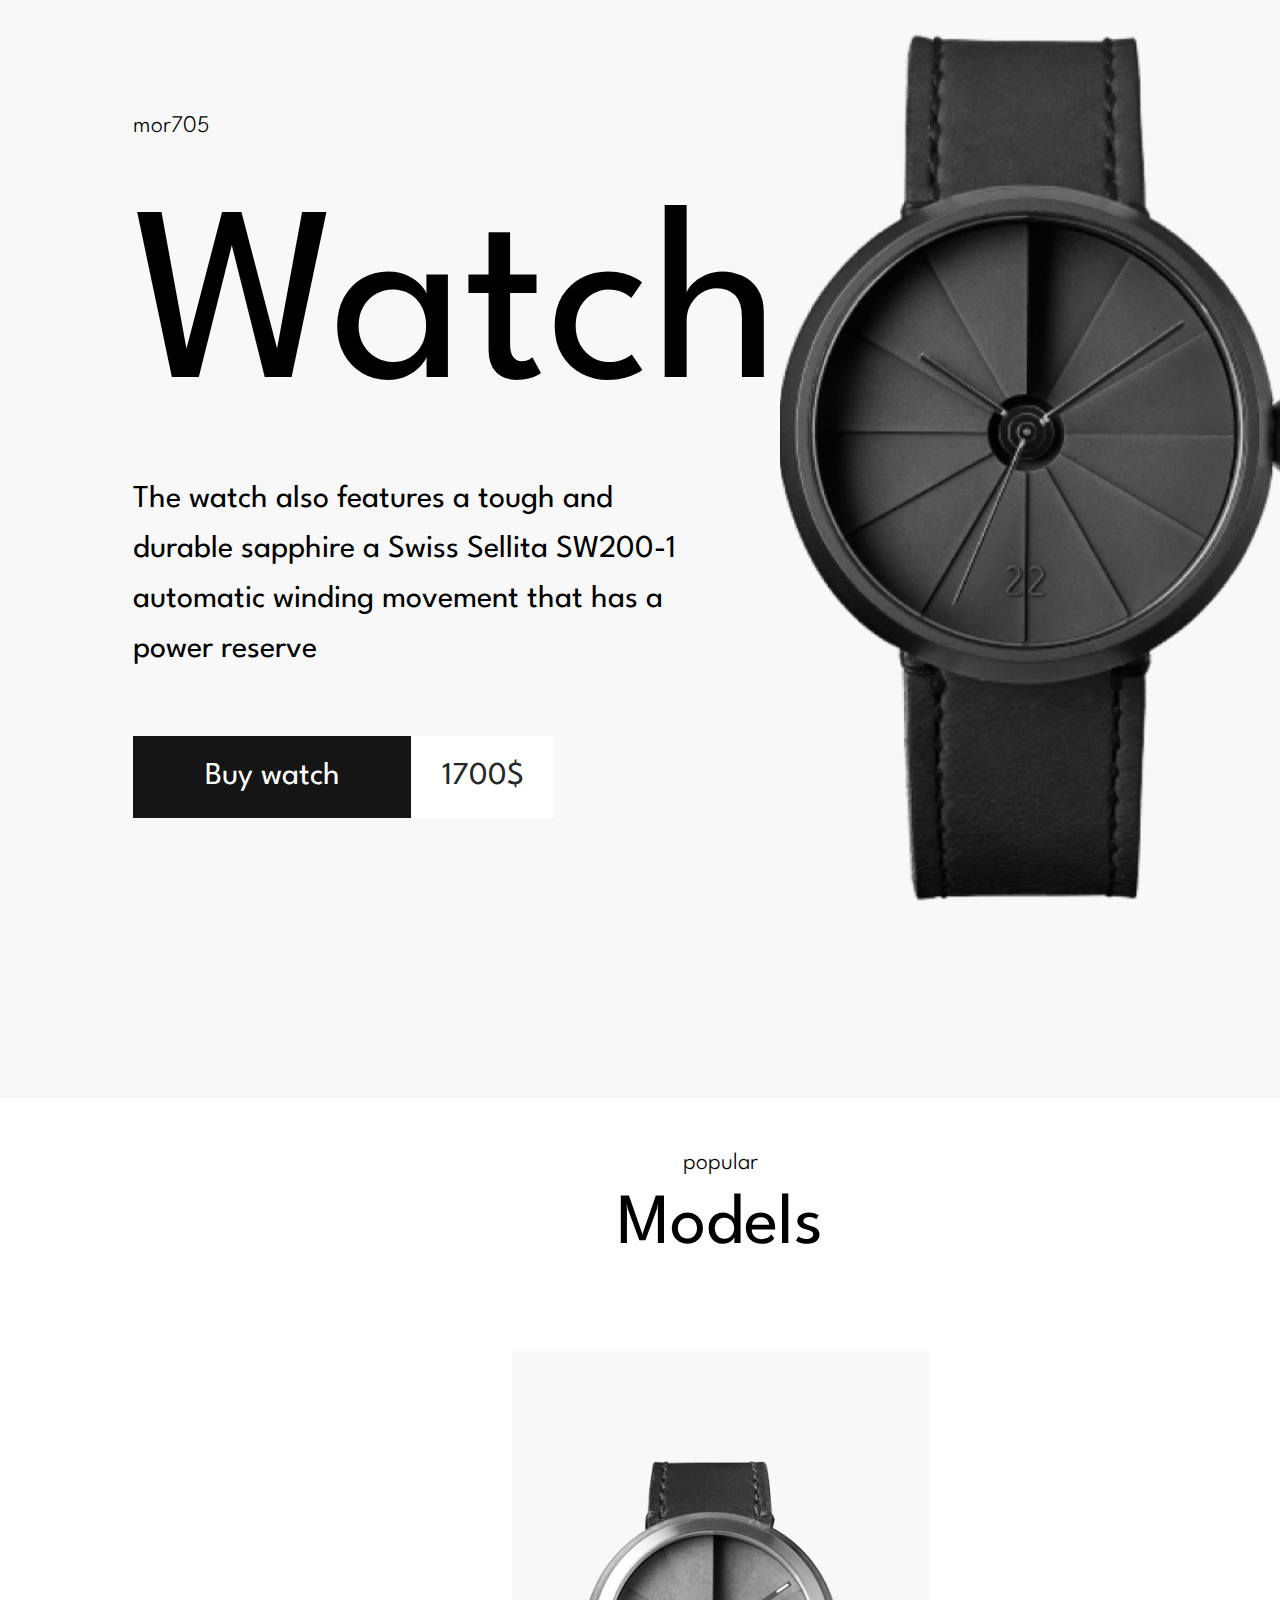
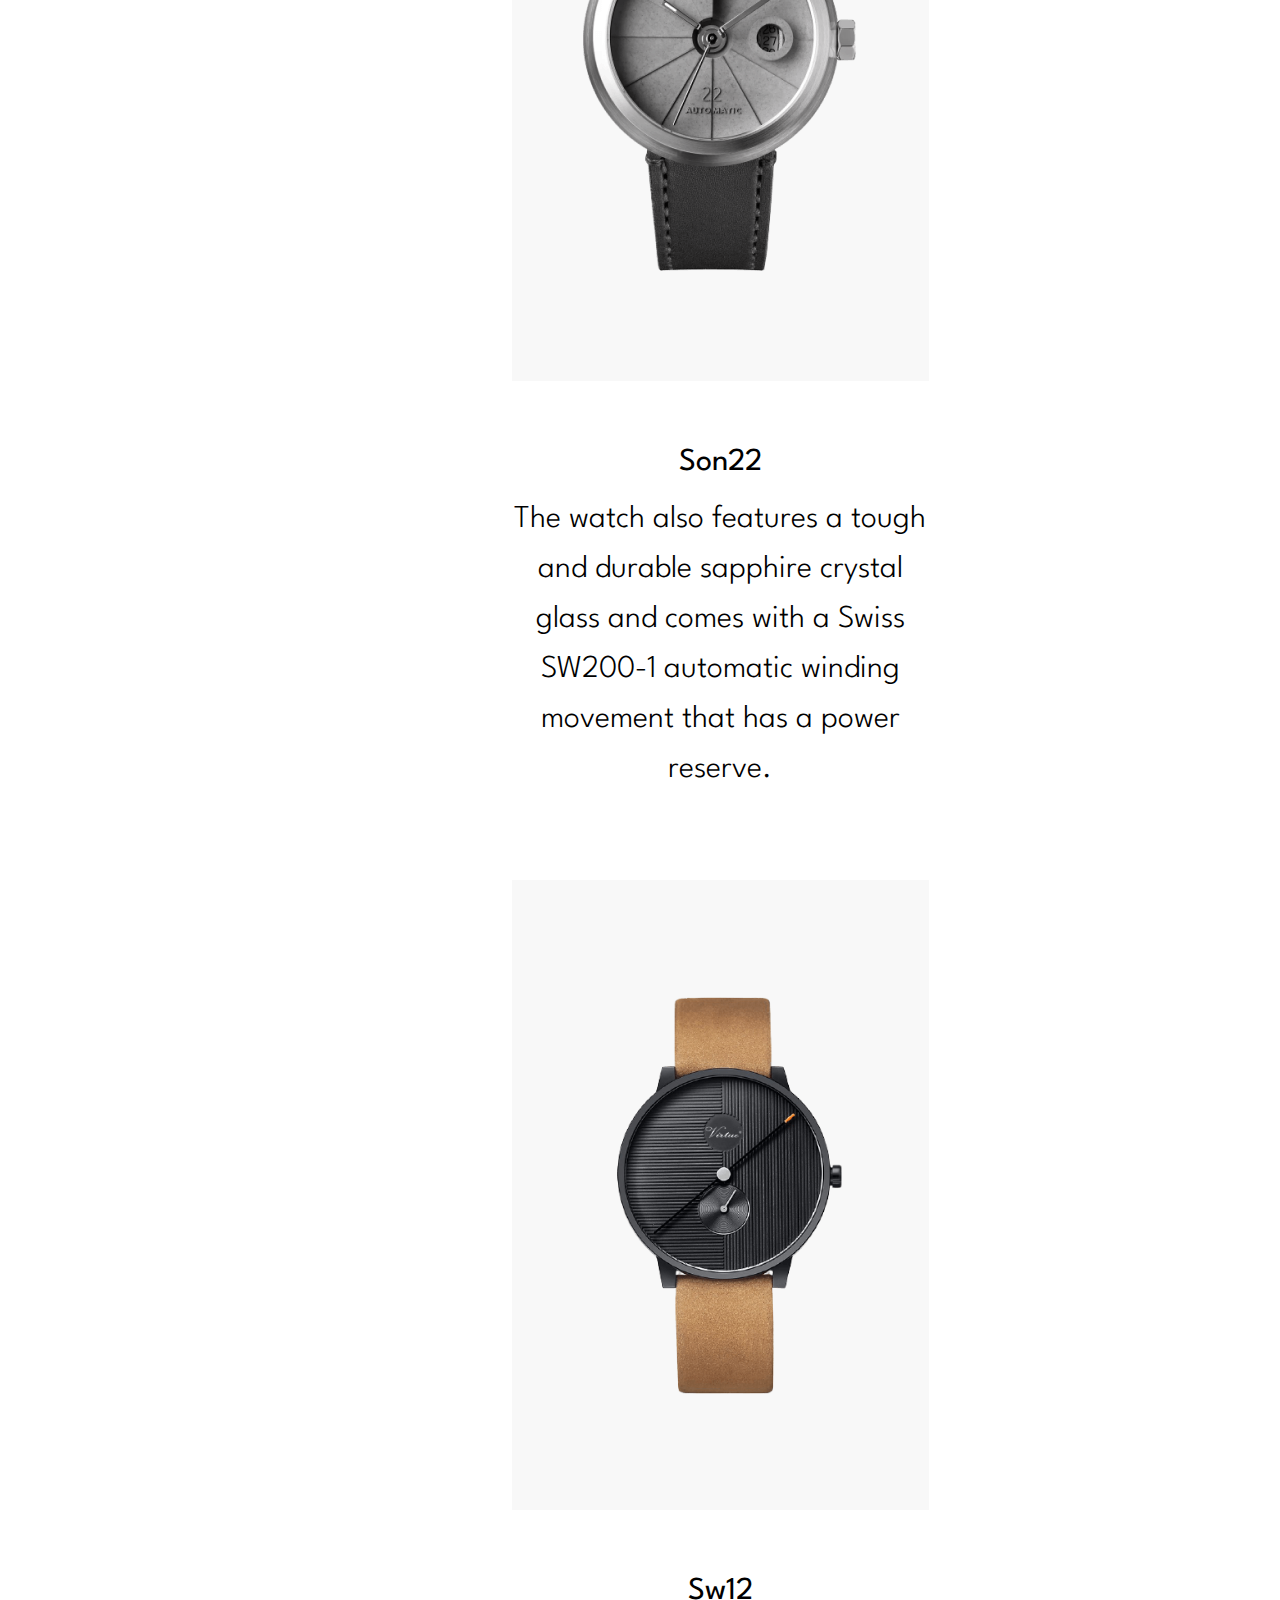
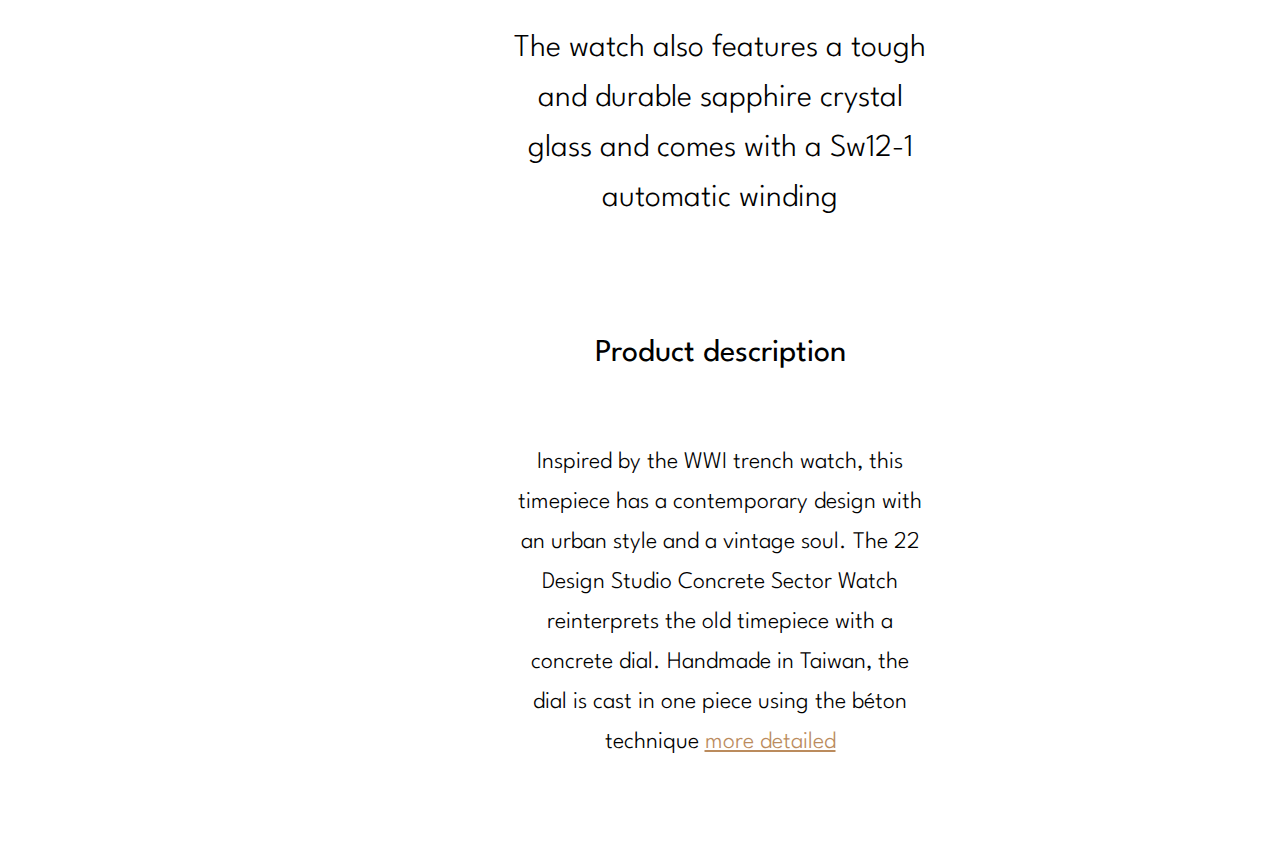
<file: Верстка сайта/WATCH Project/index.html>
<!DOCTYPE html>
<html lang="en">
  <head>
    <meta charset="UTF-8" />
    <meta http-equiv="X-UA-Compatible" content="IE=edge" />
    <meta name="viewport" content="width=device-width, initial-scale=1.0" />
    <title>Watch</title>
    <link rel="preconnect" href="https://fonts.googleapis.com" />
    <link rel="preconnect" href="https://fonts.gstatic.com" crossorigin />
    <link
      href="https://fonts.googleapis.com/css2?family=League+Spartan:wght@300;400;700&family=Roboto&display=swap"
      rel="stylesheet"
    />
    <link rel="stylesheet" href="index.css" />
  </head>
  <body>
    <header class="header">
      <div class="header-container">
        <div>
          <h1 class="header-title">mor705</h1>
          <p class="header-subtitle">Watch</p>
          <p class="header-description">
            The watch also features a tough and durable sapphire a Swiss Sellita
            SW200-1 automatic winding movement that has a power reserve
          </p>
          <div class="buy-wrapper">
            <a href="/" class="buy-link">Buy watch</a>
            <div class="price">1700$</div>
          </div>
        </div>
        <div class="header-img-wrapper">
          <img
            class="header-img"
            srcset="images/mor705.png, images/mor705@2x.png 2x"
            src="images/mor705.png"
            alt="Model mor705"
          />
        </div>
      </div>
    </header>
    <main>
      <div class="main-container">
        <p class="popular-title">popular</p>
        <p class="models-title">Models</p>
        <div class="item-wrapper">
          <div class="item-img-wrapper">
            <img
              srcset="images/son22.png, images/son22@2x.png 2x"
              src="images/son22.png"
              alt="Model son22"
            />
          </div>
          <h2 class="item-title">Son22</h2>
          <p class="item-description">
            The watch also features a tough and durable sapphire crystal glass
            and comes with a Swiss SW200-1 automatic winding movement that has a
            power reserve.
          </p>
        </div>
        <div class="item-wrapper1">
          <div class="item-img-wrapper1">
            <img
              srcset="images/Sw12.png, images/Sw12@2x.png 2x"
              src="images/Sw12.png"
              alt="Model Sw12"
            />
          </div>
          <h2 class="item-title1">Sw12</h2>
          <p class="item-description1">
            The watch also features a tough and durable sapphire crystal glass
            and comes with a Sw12-1 automatic winding
          </p>
        </div>
        <div class="product-description-wrapper">
          <p class="product-description-title">Product description</p>
          <p class="product-description">
            Inspired by the WWI trench watch, this timepiece has a contemporary
            design with an urban style and a vintage soul. The 22 Design Studio
            Concrete Sector Watch reinterprets the old timepiece with a concrete
            dial. Handmade in Taiwan, the dial is cast in one piece using the
            béton technique
            <a class="product-description-link" href="/"> more detailed</a>
          </p>
        </div>
      </div>
    </main>
  </body>
</html>
</file>
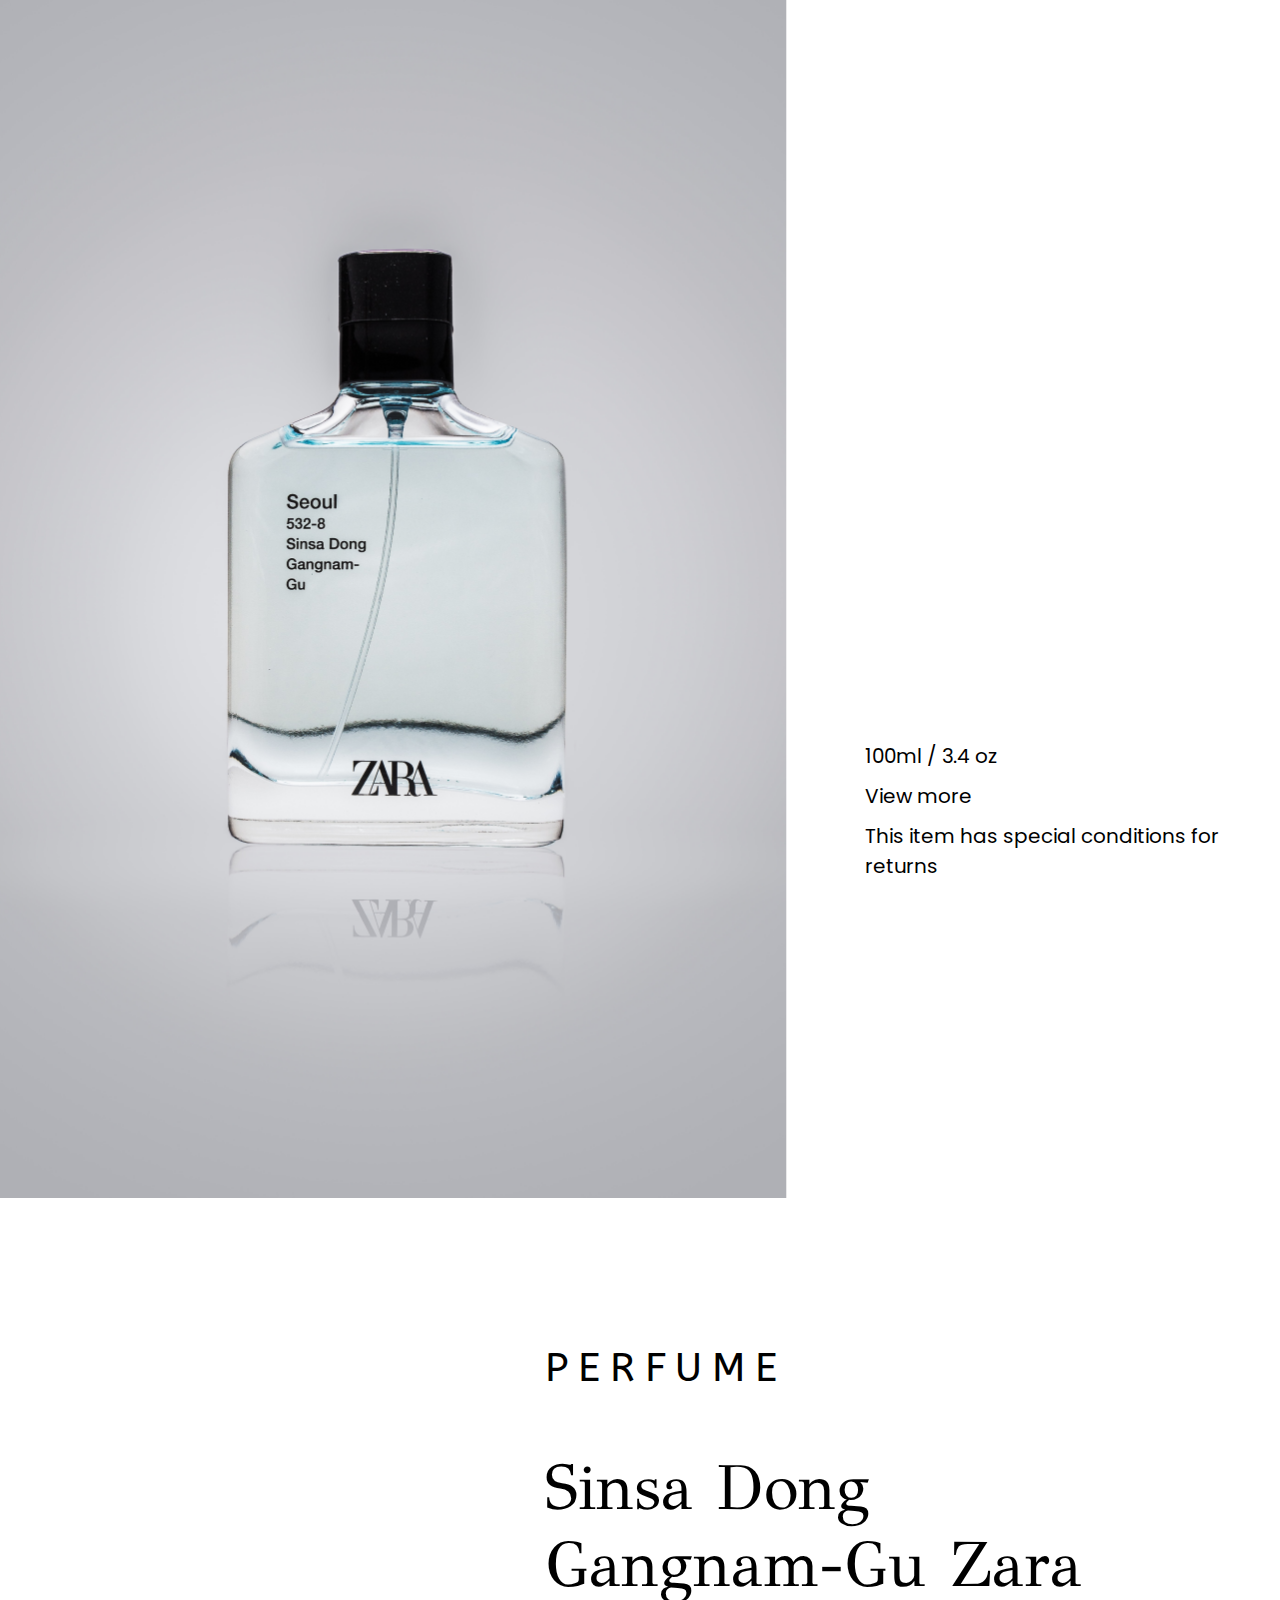
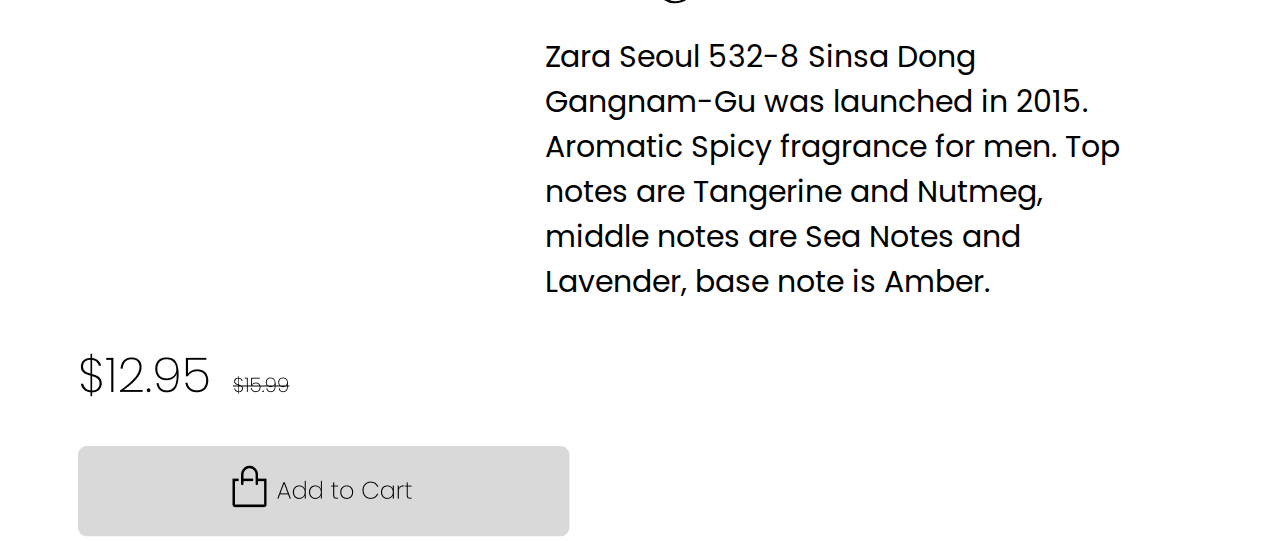
<file: Верстка сайта/CARDZARA/Zara.html>
<!DOCTYPE html>
<html lang="en">
  <head>
    <meta charset="UTF-8" />
    <meta http-equiv="X-UA-Compatible" content="IE=edge" />
    <meta name="viewport" content="width=device-width, initial-scale=1.0" />
    <title>Zara Parfume</title>
    <link rel="preconnect" href="https://fonts.googleapis.com" />
    <link rel="preconnect" href="https://fonts.gstatic.com" crossorigin />
    <link
      href="https://fonts.googleapis.com/css2?family=ABeeZee&display=swap"
      rel="stylesheet"
    />
    <link rel="preconnect" href="https://fonts.googleapis.com" />
    <link rel="preconnect" href="https://fonts.gstatic.com" crossorigin />
    <link
      href="https://fonts.googleapis.com/css2?family=GFS+Didot&display=swap"
      rel="stylesheet"
    />
    <link rel="preconnect" href="https://fonts.googleapis.com" />
    <link rel="preconnect" href="https://fonts.gstatic.com" crossorigin />
    <link
      href="https://fonts.googleapis.com/css2?family=Poppins:wght@300&display=swap"
      rel="stylesheet"
    />
    <link rel="stylesheet" href="Zara.css" />
  </head>
  <body>
    <div class="boss-div">
      <div class="Img-header">
        <img class="Img-wrapper" src="./Img/Zara.png" alt="Parfume" />
      </div>
      <header class="header-container">
        <h1>PERFUME</h1>
        <p class="header-p">Sinsa Dong Gangnam-Gu Zara</p>
        <p class="header-p1">
          Zara Seoul 532-8 Sinsa Dong Gangnam-Gu was launched in 2015. Aromatic
          Spicy fragrance for men. Top notes are Tangerine and Nutmeg, middle
          notes are Sea Notes and Lavender, base note is Amber.
        </p>
      </header>
      <main>
        <div class="main-wrapper">
          <p class="main-p">100ml / 3.4 oz</p>
          <p class="main-p1">View more</p>
          <p>This item has special conditions for returns</p>
        </div>
      </main>
      <footer>
        <div class="footer-wrapper">
          <div class="footer-price">
            <img src="./Img/Prices.png" alt="Prices" />
          </div>
          <div class="footer-add">
            <a href="#"><img src="./Img/Add to Cart.png" alt="Add" /></a>
          </div>
        </div>
      </footer>
    </div>
  </body>
</html>
</file>
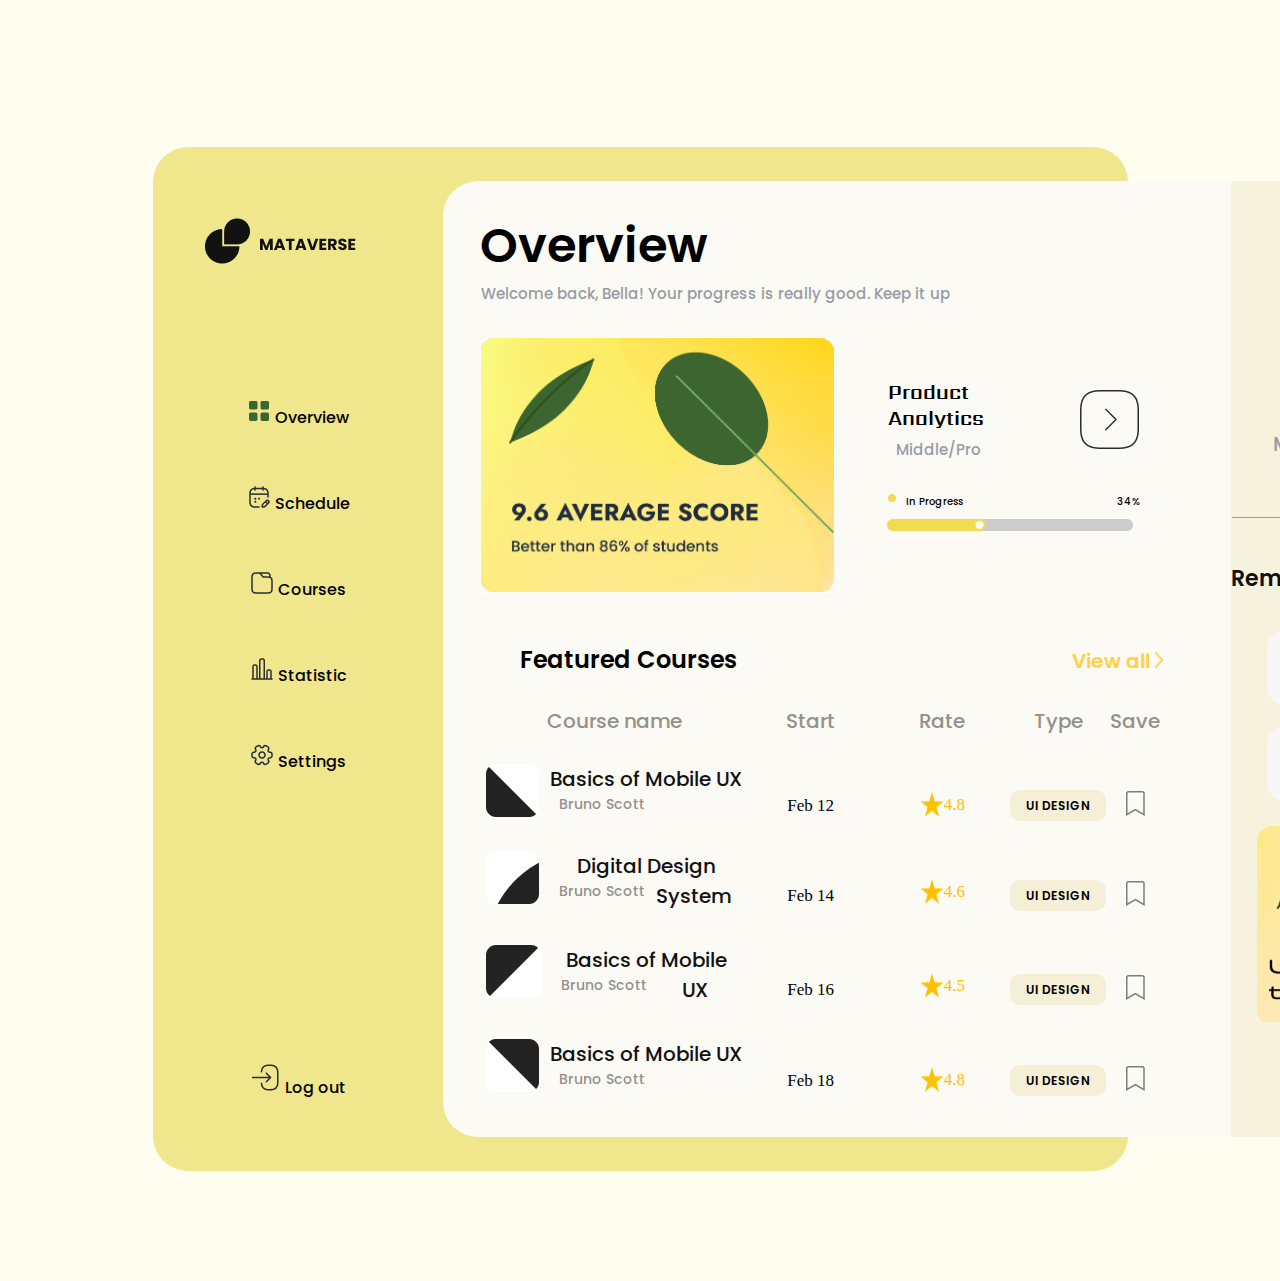
<file: Верстка сайта/DASHBOARD/dashBoard.html>
<!DOCTYPE html>
<html lang="en">
  <head>
    <meta charset="UTF-8" />
    <meta http-equiv="X-UA-Compatible" content="IE=edge" />
    <meta name="viewport" content="width=device-width, initial-scale=1.0" />
    <title>DashBoard</title>
    <link rel="stylesheet" href="dashBoard.css" />
    <link rel="preconnect" href="https://fonts.googleapis.com" />
    <link rel="preconnect" href="https://fonts.gstatic.com" crossorigin />
    <link
      href="https://fonts.googleapis.com/css2?family=GFS+Didot&family=Poppins:wght@500,600,700&display=swap"
      rel="stylesheet"
    />
    <link rel="preconnect" href="https://fonts.googleapis.com" />
    <link rel="preconnect" href="https://fonts.gstatic.com" crossorigin />
    <link
      href="https://fonts.googleapis.com/css2?family=Sarpanch:wght@600&display=swap"
      rel="stylesheet"
    />
    <link rel="preconnect" href="https://fonts.googleapis.com" />
    <link rel="preconnect" href="https://fonts.gstatic.com" crossorigin />
    <link
      href="https://fonts.googleapis.com/css2?family=Manrope:wght@700&display=swap"
      rel="stylesheet"
    />
  </head>
  <body>
    <div class="dashboard">
      <div class="dashboard_nav">
        <nav class="nav">
          <div class="nav__logo">
            <img class="img-logo" src="./Metaverse/Logo Matavers.png" alt="#" />
          </div>
          <div class="nav__icons">
            <ul class="nav__icons-list">
              <li><img src="./Metaverse/Overview.png" alt="#" /> Overview</li>
              <li><img src="./Metaverse/Schedule.png" alt="#" /> Schedule</li>
              <li><img src="./Metaverse/Courses.png" alt="#" /> Courses</li>
              <li><img src="./Metaverse/Statistic.png" alt="#" /> Statistic</li>
              <li><img src="./Metaverse/setting-2.png" alt="#" /> Settings</li>
              <li class="nav__icons-list-last-child">
                <img src="./Metaverse/Log out.png" alt="#" /> Log out
              </li>
            </ul>
          </div>
        </nav>
      </div>
      <div class="dashboard__body">
        <div class="dashboard__body-main">
          <h1>Overview</h1>
          <p>Welcome back, Bella! Your progress is really good. Keep it up</p>
          <div class="main-cart">
            <div class="div-img1">
              <img class="img1" src="Score.png" alt="#" />
            </div>
            <div class="cart-right">
              <img
                class="cart-img1"
                src="./Main-cart/Product Analytics.png"
                alt="#"
              />
              <h2>
                Product <br />
                Analytics
              </h2>
              <p class="cart-p1">Middle/Pro</p>
              <img
                class="cart-img2"
                src="./Main-cart/Point Yellow.png"
                alt="#"
              />
              <p id="cart-p2">In Progress <span>34%</span></p>
              <img
                class="cart-img3"
                src="./Main-cart/Progress bar.png"
                alt="#"
              />
            </div>
          </div>
          <div class="container">
            <h3>
              Featured Courses
              <div class="table-header">
                <span class="span">View all </span>
                <img src="./Elements-table/Vector.png" alt="#" />
              </div>
            </h3>
            <table>
              <thead>
                <tr>
                  <th scope="col">Course name</th>
                  <th scope="col">Start</th>
                  <th scope="col">Rate</th>
                  <th scope="col">Type</th>
                  <th scope="col">Save</th>
                </tr>
              </thead>
              <tbody>
                <tr>
                  <th scope="row">
                    <img src="./Elements-table/El-1.png" alt="#" />
                    <div class="first-column">
                      Basics of Mobile UX
                      <p class="Bruno-Scott">Bruno Scott</p>
                    </div>
                  </th>
                  <td>Feb 12</td>
                  <td class="rate-Star">
                    <img src="./Elements-table/Star.png" alt="star" />
                    <div>4.8</div>
                  </td>
                  <td>
                    <div class="UI-DESIGN">UI DESIGN</div>
                  </td>
                  <td>
                    <img src="./Elements-table/Save.png" alt="save" />
                  </td>
                </tr>

                <tr>
                  <th scope="row">
                    <img src="./Elements-table/El-2.png" alt="#" />
                    <div class="first-column">
                      Digital Design System
                      <p class="Bruno-Scott">Bruno Scott</p>
                    </div>
                  </th>
                  <td>Feb 14</td>
                  <td class="rate-Star">
                    <img src="./Elements-table/Star.png" alt="star" />
                    <div>4.6</div>
                  </td>
                  <td>
                    <div class="UI-DESIGN">UI DESIGN</div>
                  </td>
                  <td>
                    <img src="./Elements-table/Save.png" alt="save" />
                  </td>
                </tr>

                <tr>
                  <th scope="row">
                    <img src="./Elements-table/El-3.png" alt="#" />
                    <div class="first-column">
                      Basics of Mobile UX
                      <p class="Bruno-Scott">Bruno Scott</p>
                    </div>
                  </th>
                  <td>Feb 16</td>
                  <td class="rate-Star">
                    <img src="./Elements-table/Star.png" alt="star" />
                    <div>4.5</div>
                  </td>
                  <td>
                    <div class="UI-DESIGN">UI DESIGN</div>
                  </td>
                  <td>
                    <img src="./Elements-table/Save.png" alt="save" />
                  </td>
                </tr>

                <tr>
                  <th scope="row">
                    <img src="./Elements-table/El-4.png" alt="#" />
                    <div class="first-column">
                      Basics of Mobile UX
                      <p class="Bruno-Scott">Bruno Scott</p>
                    </div>
                  </th>
                  <td>Feb 18</td>
                  <td class="rate-Star">
                    <img src="./Elements-table/Star.png" alt="star" />
                    <div>4.8</div>
                  </td>
                  <td>
                    <div class="UI-DESIGN">UI DESIGN</div>
                  </td>
                  <td>
                    <img src="./Elements-table/Save.png" alt="save" />
                  </td>
                </tr>
              </tbody>
            </table>
          </div>
        </div>
        <div class="main-4-border">
          <div class="face">
            <img class="face-img" src="./Right-panel/Face.png" alt="#" />
          </div>
          <h4>Irfan Ahsan</h4>
          <p id="header-right">Middle UX/UI Designer</p>
          <div class="line">
            <img src="./Right-panel/Line 1.png" alt="line" />
          </div>
          <div class="reminders-img">
            <div class="header-right2">Reminders</div>
            <div class="header-right-img">
              <img src="./Right-panel/Bell.png" alt="Bell" />
            </div>
          </div>
          <div class="list-right-panel">
            <div class="workshop">
              <img
                class="sound-img"
                src="./Right-panel/Sound.png"
                alt="Sound"
              />
              <div class="workshop-div">
                <p id="right-panel-p1">Workshop</p>
                <p id="right-panel-buttom">8:00 AM - 12:00 PM</p>
              </div>
              <img
                class="point-3-img"
                src="./Right-panel/more-vertical 3.png"
                alt="point"
              />
            </div>
            <div class="homework">
              <img
                class="paint-img"
                src="./Right-panel/Paint.png"
                alt="Paint"
              />
              <div class="homework-div">
                <p id="right-panel-p2">Homework</p>
                <p id="right-panel-buttom2">8:00 AM - 12:00 PM</p>
              </div>
              <img
                class="point-3-img"
                src="./Right-panel/more-vertical 3.png"
                alt="point"
              />
            </div>
          </div>
          <div class="right-panel-last-img">
            <img
              class="right-panel-img"
              src="./Right-panel/Upgrade.img.png"
              alt="Upgrade"
            />
          </div>
        </div>
      </div>
    </div>
  </body>
</html>
</file>
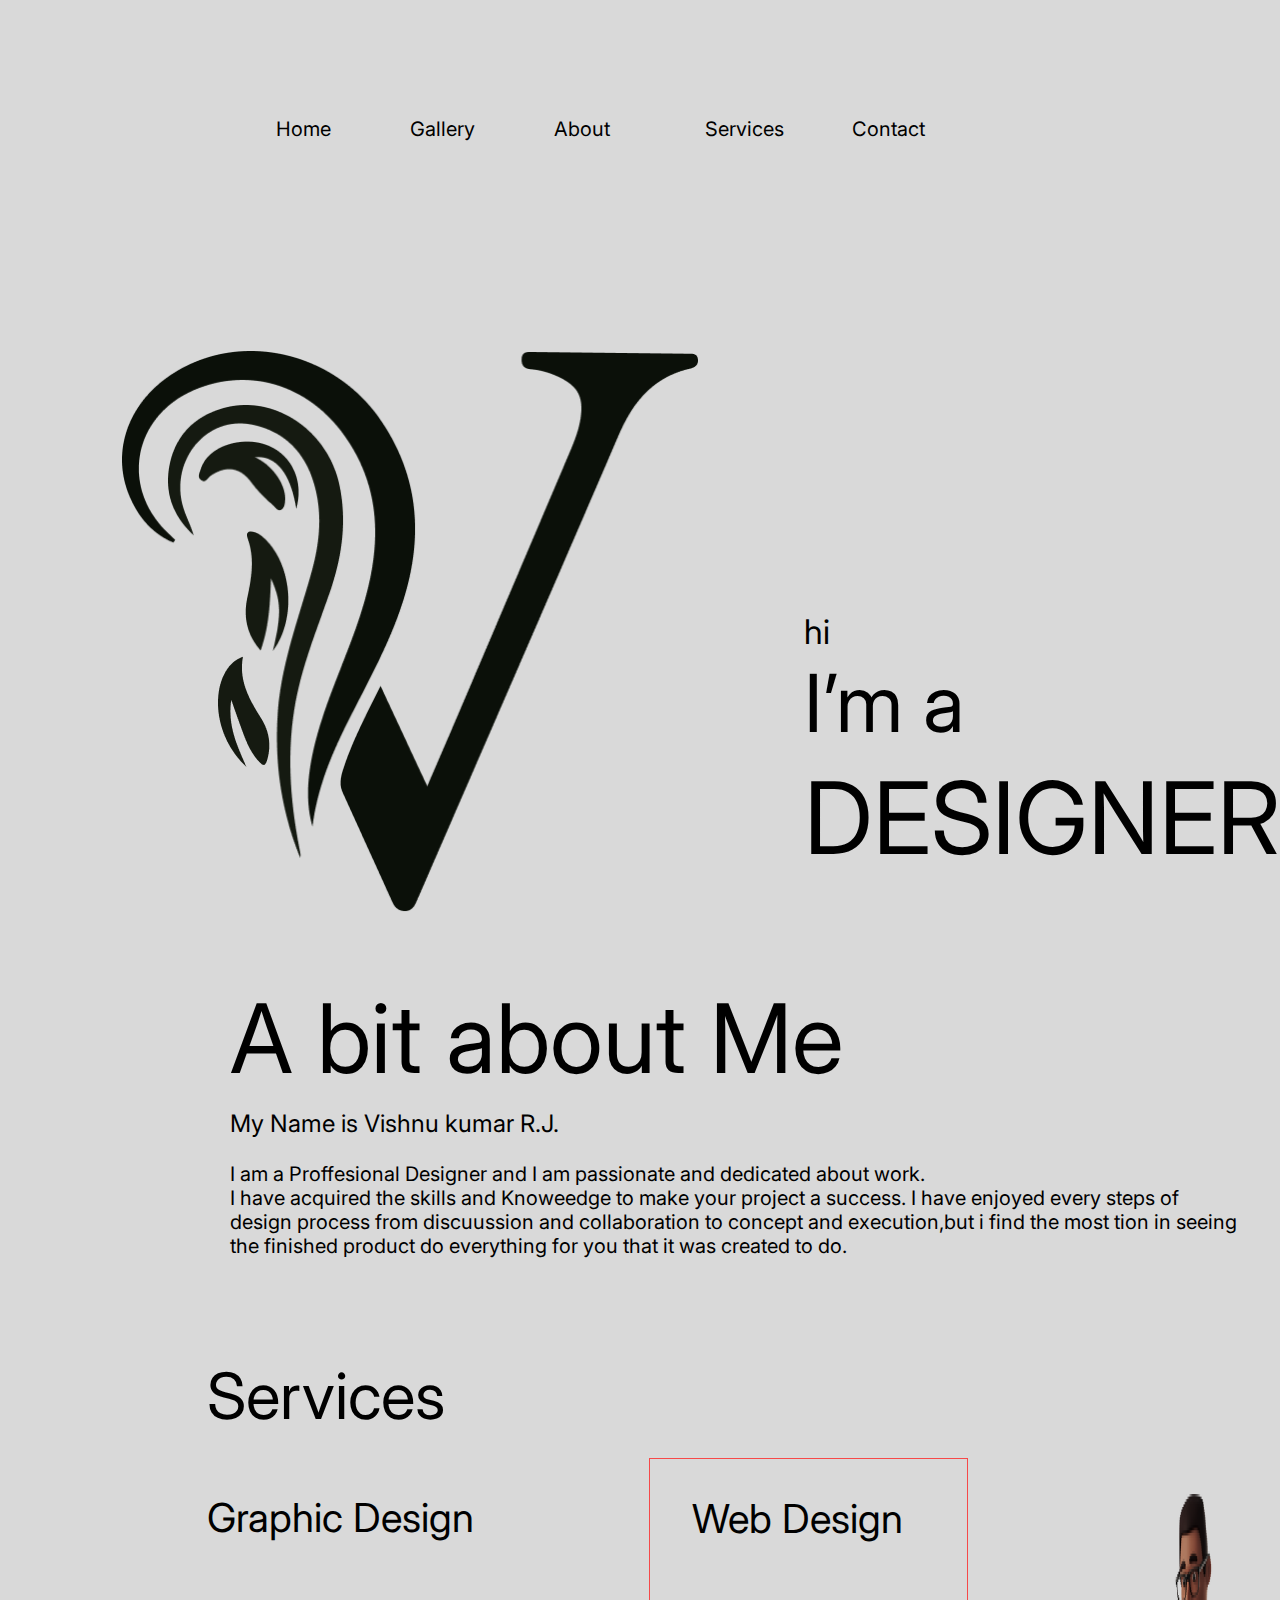
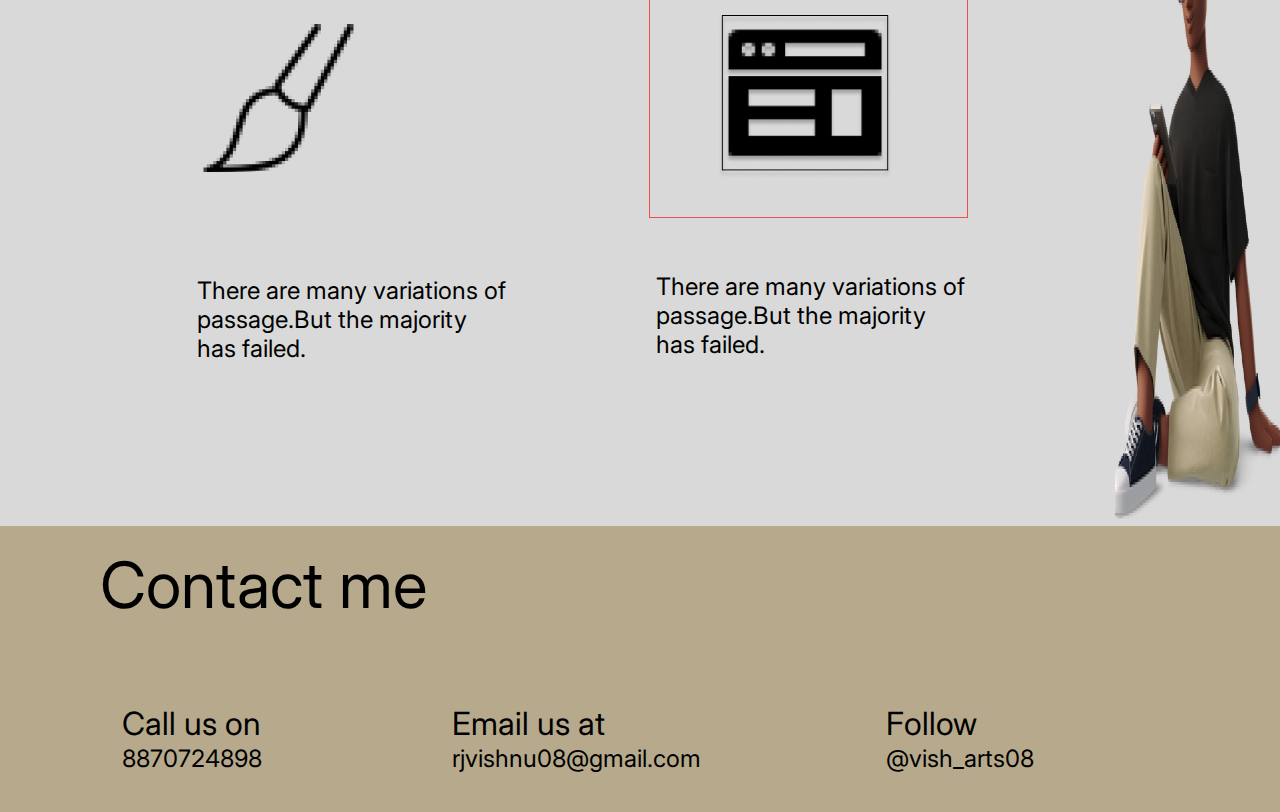
<file: Верстка сайта/Portfolio/Portfolio2.0.html>
<!DOCTYPE html>
<html lang="en">
  <head>
    <meta charset="UTF-8" />
    <meta http-equiv="X-UA-Compatible" content="IE=edge" />
    <meta name="viewport" content="width=device-width, initial-scale=1.0" />
    <title>Portfolio</title>
    <link rel="preconnect" href="https://fonts.googleapis.com" />
    <link rel="preconnect" href="https://fonts.gstatic.com" crossorigin />
    <link
      href="https://fonts.googleapis.com/css2?family=Inter&display=swap"
      rel="stylesheet"
    />
    <link rel="stylesheet" href="Portfolio2.0.css" />
  </head>
  <body>
    <div class="container">
      <header class="header">
        <div class="header-container">
          <ul class="header-ul">
            <li><a href="#">Home</a></li>
            <li><a href="#">Gallery</a></li>
            <li id="li3"><a href="#">About</a></li>
            <li id="li4"><a href="#">Services</a></li>
            <li><a href="#">Contact</a></li>
          </ul>
        </div>
        <div class="header-div">
          <div class="header-img">
            <div class="img-Vector">
              <img src="./Img/Vector.png" alt="Vector" />
            </div>
            <div class="img-Vector1">
              <img src="./Img/Vector1.png" alt="Vector1" />
            </div>
            <div class="img-Vector2">
              <img src="./Img/Vector2.png" alt="Vector2" />
            </div>
            <div class="img-Vector3">
              <img src="./Img/Vector3.png" alt="Vector3" />
            </div>
            <div class="img-Vector4">
              <img src="./Img/Vector4.png" alt="Vector4" />
            </div>
            <div class="img-Vector5">
              <img src="./Img/Vector5.png" alt="Vector5" />
            </div>
          </div>
          <div class="header-list">
            <ul class="header-ul1">
              <li class="li1">hi</li>
              <li class="li2">I’m a</li>
              <li class="li3">DESIGNER</li>
            </ul>
          </div>
        </div>
      </header>
      <main class="main">
        <h1>A bit about Me</h1>
        <p1>
          <h>My Name is Vishnu kumar R.J.</h><br />
          I am a Proffesional Designer and I am passionate and dedicated about
          work.<br />
          I have acquired the skills and Knoweedge to make your project a
          success. I have enjoyed every steps of design process from discuussion
          and collaboration to concept and execution,but i find the most tion in
          seeing the finished product do everything for you that it was created
          to do.
        </p1>
        <h2>Services</h2>

        <div class="main-div">
          <div class="Graphic-div">
            <p class="p2">Graphic Design</p>
            <img class="IconG" src="./Img/IconGraphic.png" alt="Brush" />
            <p class="p3">
              There are many variations of passage.But the majority has failed.
            </p>
          </div>

          <div class="Web-div">
            <div class="border-div">
              <p class="p4">Web Design</p>
              <img class="IconW" src="./Img/IconWeb.png" alt="Web" />
            </div>
            <p class="p5">
              There are many variations of passage.But the majority has failed.
            </p>
          </div>
          <div class="Man-div">
            <img class="Man" src="./Img/Man.png" alt="Man" />
          </div>
        </div>
      </main>
      <footer>
        <div class="main-footer">
          <div class="main-footer-contact-text">
            <h3>Contact me</h3>
          </div>
          <div class="main-footer-contacnt-content">
            <div>
              <p class="Foot">
                Call us on <br />
                <span>8870724898</span>
              </p>
            </div>
            <div>
              <p class="Foot">
                Email us at <br />
                <span>rjvishnu08@gmail.com</span>
              </p>
            </div>
            <div>
              <p class="Foot">
                Follow <br />
                <span>@vish_arts08</span>
              </p>
            </div>
          </div>
        </div>
      </footer>
    </div>
  </body>
</html>
</file>
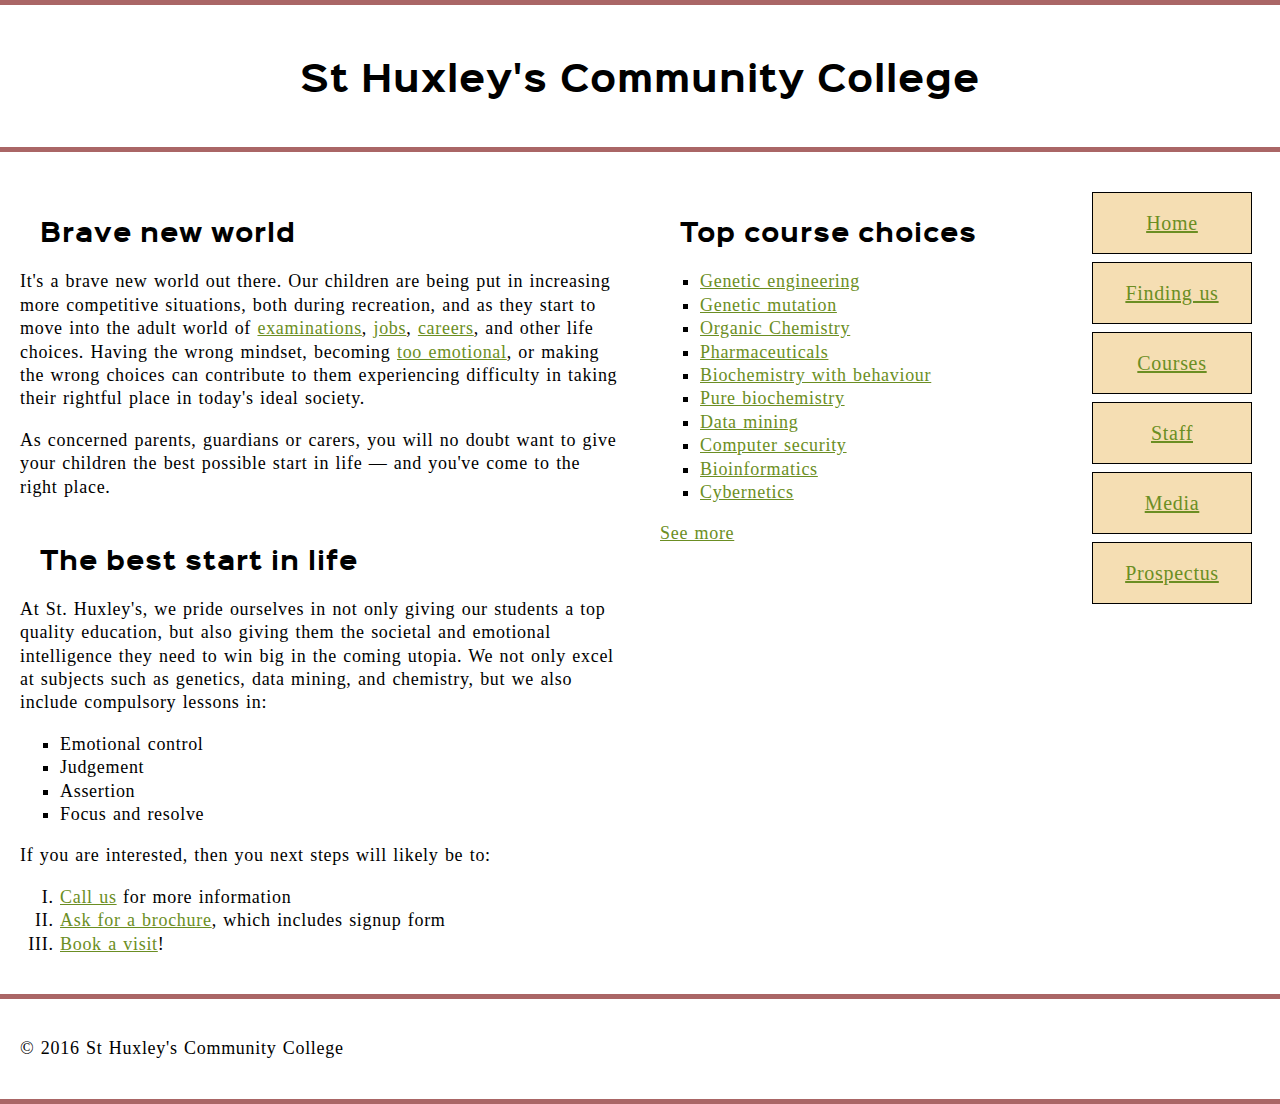
<file: Верстка сайта/School Site/School.html>
<!DOCTYPE html>
<html lang="en-us">
  <head>
    <meta charset="utf-8" />
    <meta name="viewport" content="width=device-width" />
    <title>St Huxley's Community College</title>
    <link href="School.css" type="text/css" rel="stylesheet" />
  </head>
  <body>
    <header>
      <h1>St Huxley's Community College</h1>
    </header>

    <section>
      <h2>Brave new world</h2>

      <p>
        It's a brave new world out there. Our children are being put in
        increasing more competitive situations, both during recreation, and as
        they start to move into the adult world of
        <a href="https://en.wikipedia.org/wiki/Examination">examinations</a>,
        <a href="https://en.wikipedia.org/wiki/Jobs">jobs</a>,
        <a href="https://en.wikipedia.org/wiki/Career">careers</a>, and other
        life choices. Having the wrong mindset, becoming
        <a href="https://en.wikipedia.org/wiki/Emotion">too emotional</a>, or
        making the wrong choices can contribute to them experiencing difficulty
        in taking their rightful place in today's ideal society.
      </p>

      <p>
        As concerned parents, guardians or carers, you will no doubt want to
        give your children the best possible start in life — and you've come to
        the right place.
      </p>

      <h2>The best start in life</h2>

      <p>
        At St. Huxley's, we pride ourselves in not only giving our students a
        top quality education, but also giving them the societal and emotional
        intelligence they need to win big in the coming utopia. We not only
        excel at subjects such as genetics, data mining, and chemistry, but we
        also include compulsory lessons in:
      </p>

      <ul>
        <li>Emotional control</li>
        <li>Judgement</li>
        <li>Assertion</li>
        <li>Focus and resolve</li>
      </ul>

      <p>If you are interested, then you next steps will likely be to:</p>

      <ol>
        <li><a href="#">Call us</a> for more information</li>
        <li><a href="#">Ask for a brochure</a>, which includes signup form</li>
        <li><a href="#">Book a visit</a>!</li>
      </ol>
    </section>

    <aside>
      <h2>Top course choices</h2>

      <ul>
        <li><a href="#">Genetic engineering</a></li>
        <li><a href="#">Genetic mutation</a></li>
        <li><a href="#">Organic Chemistry</a></li>
        <li><a href="#">Pharmaceuticals</a></li>
        <li><a href="#">Biochemistry with behaviour</a></li>
        <li><a href="#">Pure biochemistry</a></li>
        <li><a href="#">Data mining</a></li>
        <li><a href="#">Computer security</a></li>
        <li><a href="#">Bioinformatics</a></li>
        <li><a href="#">Cybernetics</a></li>
      </ul>

      <p><a href="#">See more</a></p>
    </aside>

    <nav>
      <ul class="b">
        <li><a href="#">Home</a></li>
        <li><a href="#">Finding us</a></li>
        <li><a href="#">Courses</a></li>
        <li><a href="#">Staff</a></li>
        <li><a href="#">Media</a></li>
        <li><a href="#">Prospectus</a></li>
      </ul>
    </nav>

    <footer>
      <p>&copy; 2016 St Huxley's Community College</p>
    </footer>
  </body>
</html>
</file>
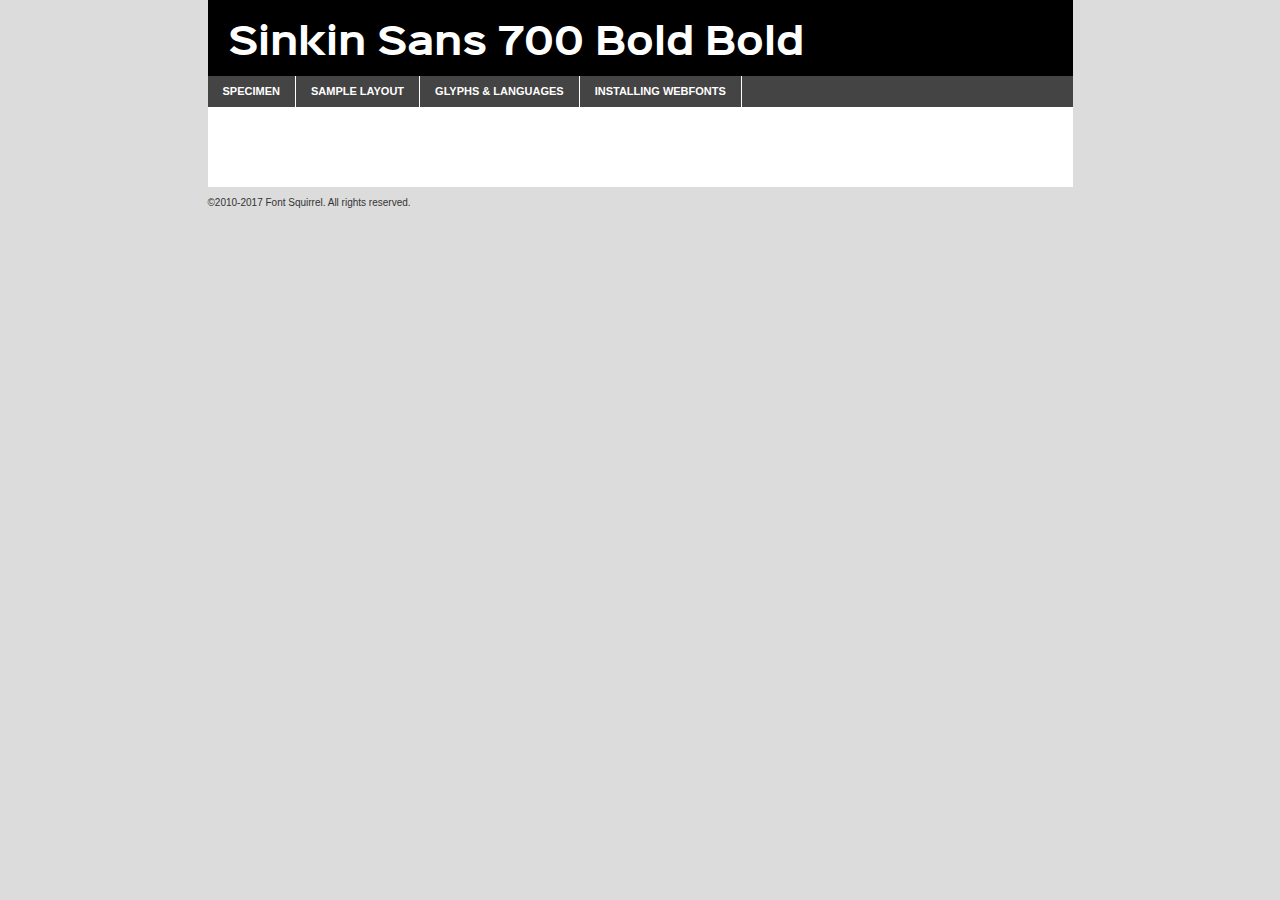
<file: Верстка сайта/School Site/fonts/sinkinsans-700bold-demo.html>
<!DOCTYPE html PUBLIC "-//W3C//DTD XHTML 1.0 Transitional//EN"
        "http://www.w3.org/TR/xhtml1/DTD/xhtml1-transitional.dtd">

<html xmlns="http://www.w3.org/1999/xhtml" xml:lang="en" lang="en">
<head>
    <meta http-equiv="Content-Type" content="text/html; charset=utf-8"/>
    <script src="http://ajax.googleapis.com/ajax/libs/jquery/1.7.2/jquery.min.js" type="text/javascript" charset="utf-8"></script>
    <script type="text/javascript">
		(function($) {
			$.fn.easyTabs = function(option) {
				var param = jQuery.extend({ fadeSpeed: 'fast', defaultContent: 1, activeClass: 'active' }, option);
				$(this).each(function() {
					var thisId = '#' + this.id;
					if ( param.defaultContent == '' )
					{
						param.defaultContent = 1;
					}
					if ( typeof param.defaultContent == 'number' )
					{
						var defaultTab = $(thisId + ' .tabs li:eq(' + (param.defaultContent - 1) + ') a').attr('href').substr(1);
					}
					else
					{
						var defaultTab = param.defaultContent;
					}
					$(thisId + ' .tabs li a').each(function() {
						var tabToHide = $(this).attr('href').substr(1);
						$('#' + tabToHide).addClass('easytabs-tab-content');
					});
					hideAll();
					changeContent(defaultTab);

					function hideAll() {$(thisId + ' .easytabs-tab-content').hide();}

					function changeContent(tabId)
					{
						hideAll();
						$(thisId + ' .tabs li').removeClass(param.activeClass);
						$(thisId + ' .tabs li a[href=#' + tabId + ']').closest('li').addClass(param.activeClass);
						if ( param.fadeSpeed != 'none' )
						{
							$(thisId + ' #' + tabId).fadeIn(param.fadeSpeed);
						}
						else
						{
							$(thisId + ' #' + tabId).show();
						}
					}

					$(thisId + ' .tabs li').click(function() {
						var tabId = $(this).find('a').attr('href').substr(1);
						changeContent(tabId);
						return false;
					});
				});
			}
		})(jQuery);
    </script>
    <link rel="stylesheet" href="specimen_files/specimen_stylesheet.css" type="text/css" charset="utf-8"/>
    <link rel="stylesheet" href="stylesheet.css" type="text/css" charset="utf-8"/>

    <style type="text/css">
        		body {
			font-family: 'sinkin_sans700_bold';
        		}

            </style>

    <title>Sinkin Sans 700 Bold Bold Specimen</title>


    <script type="text/javascript" charset="utf-8">
		$(document).ready(function() {
			$('#container').easyTabs({ defaultContent: 1 });
		});
    </script>
</head>

<body>
<div id="container">
    <div id="header">
		Sinkin Sans 700 Bold Bold    </div>
    <ul class="tabs">
        <li><a href="#specimen">Specimen</a></li>
        <li><a href="#layout">Sample Layout</a></li>
		        <li><a href="#glyphs">Glyphs &amp; Languages</a></li>
        <li><a href="#installing">Installing Webfonts</a></li>

    </ul>

    <div id="main_content">


        <div id="specimen">

            <div class="section">
                <div class="grid12 firstcol">
                    <div class="huge">AaBb</div>
                </div>
            </div>

            <div class="section">
                <div class="glyph_range">A&#x200B;B&#x200b;C&#x200b;D&#x200b;E&#x200b;F&#x200b;G&#x200b;H&#x200b;I&#x200b;J&#x200b;K&#x200b;L&#x200b;M&#x200b;N&#x200b;O&#x200b;P&#x200b;Q&#x200b;R&#x200b;S&#x200b;T&#x200b;U&#x200b;V&#x200b;W&#x200b;X&#x200b;Y&#x200b;Z&#x200b;a&#x200b;b&#x200b;c&#x200b;d&#x200b;e&#x200b;f&#x200b;g&#x200b;h&#x200b;i&#x200b;j&#x200b;k&#x200b;l&#x200b;m&#x200b;n&#x200b;o&#x200b;p&#x200b;q&#x200b;r&#x200b;s&#x200b;t&#x200b;u&#x200b;v&#x200b;w&#x200b;x&#x200b;y&#x200b;z&#x200b;1&#x200b;2&#x200b;3&#x200b;4&#x200b;5&#x200b;6&#x200b;7&#x200b;8&#x200b;9&#x200b;0&#x200b;&amp;&#x200b;.&#x200b;,&#x200b;?&#x200b;!&#x200b;&#64;&#x200b;(&#x200b;)&#x200b;#&#x200b;$&#x200b;%&#x200b;*&#x200b;+&#x200b;-&#x200b;=&#x200b;:&#x200b;;</div>
            </div>
            <div class="section">
                <div class="grid12 firstcol">
                    <table class="sample_table">
                        <tr>
                            <td>10</td>
                            <td class="size10">abcdefghijklmnopqrstuvwxyzABCDEFGHIJKLMNOPQRSTUVWXYZ0123456789abcdefghijklmnopqrstuvwxyzABCDEFGHIJKLMNOPQRSTUVWXYZ0123456789abcdefghijklmnopqrstuvwxyzABCDEFGHIJKLMNOPQRSTUVWXYZ</td>
                        </tr>
                        <tr>
                            <td>11</td>
                            <td class="size11">abcdefghijklmnopqrstuvwxyzABCDEFGHIJKLMNOPQRSTUVWXYZ0123456789abcdefghijklmnopqrstuvwxyzABCDEFGHIJKLMNOPQRSTUVWXYZ0123456789abcdefghijklmnopqrstuvwxyzABCDEFGHIJKLMNOPQRSTUVWXYZ</td>
                        </tr>
                        <tr>
                            <td>12</td>
                            <td class="size12">abcdefghijklmnopqrstuvwxyzABCDEFGHIJKLMNOPQRSTUVWXYZ0123456789abcdefghijklmnopqrstuvwxyzABCDEFGHIJKLMNOPQRSTUVWXYZ0123456789abcdefghijklmnopqrstuvwxyzABCDEFGHIJKLMNOPQRSTUVWXYZ</td>
                        </tr>
                        <tr>
                            <td>13</td>
                            <td class="size13">abcdefghijklmnopqrstuvwxyzABCDEFGHIJKLMNOPQRSTUVWXYZ0123456789abcdefghijklmnopqrstuvwxyzABCDEFGHIJKLMNOPQRSTUVWXYZ0123456789abcdefghijklmnopqrstuvwxyzABCDEFGHIJKLMNOPQRSTUVWXYZ</td>
                        </tr>
                        <tr>
                            <td>14</td>
                            <td class="size14">abcdefghijklmnopqrstuvwxyzABCDEFGHIJKLMNOPQRSTUVWXYZ0123456789abcdefghijklmnopqrstuvwxyzABCDEFGHIJKLMNOPQRSTUVWXYZ0123456789abcdefghijklmnopqrstuvwxyzABCDEFGHIJKLMNOPQRSTUVWXYZ</td>
                        </tr>
                        <tr>
                            <td>16</td>
                            <td class="size16">abcdefghijklmnopqrstuvwxyzABCDEFGHIJKLMNOPQRSTUVWXYZ0123456789abcdefghijklmnopqrstuvwxyzABCDEFGHIJKLMNOPQRSTUVWXYZ</td>
                        </tr>
                        <tr>
                            <td>18</td>
                            <td class="size18">abcdefghijklmnopqrstuvwxyzABCDEFGHIJKLMNOPQRSTUVWXYZ0123456789abcdefghijklmnopqrstuvwxyzABCDEFGHIJKLMNOPQRSTUVWXYZ</td>
                        </tr>
                        <tr>
                            <td>20</td>
                            <td class="size20">abcdefghijklmnopqrstuvwxyzABCDEFGHIJKLMNOPQRSTUVWXYZ0123456789abcdefghijklmnopqrstuvwxyzABCDEFGHIJKLMNOPQRSTUVWXYZ</td>
                        </tr>
                        <tr>
                            <td>24</td>
                            <td class="size24">abcdefghijklmnopqrstuvwxyzABCDEFGHIJKLMNOPQRSTUVWXYZ0123456789abcdefghijklmnopqrstuvwxyzABCDEFGHIJKLMNOPQRSTUVWXYZ</td>
                        </tr>
                        <tr>
                            <td>30</td>
                            <td class="size30">abcdefghijklmnopqrstuvwxyzABCDEFGHIJKLMNOPQRSTUVWXYZ0123456789abcdefghijklmnopqrstuvwxyzABCDEFGHIJKLMNOPQRSTUVWXYZ</td>
                        </tr>
                        <tr>
                            <td>36</td>
                            <td class="size36">abcdefghijklmnopqrstuvwxyzABCDEFGHIJKLMNOPQRSTUVWXYZ0123456789abcdefghijklmnopqrstuvwxyzABCDEFGHIJKLMNOPQRSTUVWXYZ</td>
                        </tr>
                        <tr>
                            <td>48</td>
                            <td class="size48">abcdefghijklmnopqrstuvwxyzABCDEFGHIJKLMNOPQRSTUVWXYZ0123456789abcdefghijklmnopqrstuvwxyzABCDEFGHIJKLMNOPQRSTUVWXYZ</td>
                        </tr>
                        <tr>
                            <td>60</td>
                            <td class="size60">abcdefghijklmnopqrstuvwxyzABCDEFGHIJKLMNOPQRSTUVWXYZ0123456789abcdefghijklmnopqrstuvwxyzABCDEFGHIJKLMNOPQRSTUVWXYZ</td>
                        </tr>
                        <tr>
                            <td>72</td>
                            <td class="size72">abcdefghijklmnopqrstuvwxyzABCDEFGHIJKLMNOPQRSTUVWXYZ0123456789abcdefghijklmnopqrstuvwxyzABCDEFGHIJKLMNOPQRSTUVWXYZ</td>
                        </tr>
                        <tr>
                            <td>90</td>
                            <td class="size90">abcdefghijklmnopqrstuvwxyzABCDEFGHIJKLMNOPQRSTUVWXYZ0123456789abcdefghijklmnopqrstuvwxyzABCDEFGHIJKLMNOPQRSTUVWXYZ</td>
                        </tr>
                    </table>

                </div>

            </div>


            <div class="section" id="bodycomparison">


                <div id="xheight">
                    <div class="fontbody">&#x25FC;&#x25FC;&#x25FC;&#x25FC;&#x25FC;&#x25FC;&#x25FC;&#x25FC;&#x25FC;&#x25FC;&#x25FC;&#x25FC;&#x25FC;&#x25FC;&#x25FC;&#x25FC;&#x25FC;&#x25FC;&#x25FC;&#x25FC;&#x25FC;&#x25FC;&#x25FC;&#x25FC;&#x25FC;&#x25FC;&#x25FC;&#x25FC;&#x25FC;&#x25FC;&#x25FC;&#x25FC;&#x25FC;&#x25FC;&#x25FC;&#x25FC;&#x25FC;&#x25FC;&#x25FC;&#x25FC;&#x25FC;&#x25FC;&#x25FC;&#x25FC;&#x25FC;&#x25FC;&#x25FC;&#x25FC;&#x25FC;&#x25FC;&#x25FC;&#x25FC;&#x25FC;&#x25FC;&#x25FC;&#x25FC;&#x25FC;&#x25FC;&#x25FC;&#x25FC;&#x25FC;&#x25FC;&#x25FC;&#x25FC;&#x25FC;&#x25FC;&#x25FC;&#x25FC;&#x25FC;&#x25FC;&#x25FC;&#x25FC;&#x25FC;&#x25FC;&#x25FC;&#x25FC;&#x25FC;&#x25FC;&#x25FC;&#x25FC;&#x25FC;&#x25FC;&#x25FC;&#x25FC;&#x25FC;&#x25FC;&#x25FC;&#x25FC;&#x25FC;&#x25FC;&#x25FC;&#x25FC;&#x25FC;&#x25FC;&#x25FC;&#x25FC;&#x25FC;&#x25FC;&#x25FC;body</div>
                    <div class="arialbody">body</div>
                    <div class="verdanabody">body</div>
                    <div class="georgiabody">body</div>
                </div>
                <div class="fontbody" style="z-index:1">
                    body<span>Sinkin Sans 700 Bold Bold</span>
                </div>
                <div class="arialbody" style="z-index:1">
                    body<span>Arial</span>
                </div>
                <div class="verdanabody" style="z-index:1">
                    body<span>Verdana</span>
                </div>
                <div class="georgiabody" style="z-index:1">
                    body<span>Georgia</span>
                </div>


            </div>


            <div class="section psample psample_row1" id="">

                <div class="grid2 firstcol">
                    <p class="size10"><span>10.</span>Aenean lacinia bibendum nulla sed consectetur. Fusce dapibus, tellus ac cursus commodo, tortor mauris condimentum nibh, ut fermentum massa justo sit amet risus. Nullam id dolor id nibh ultricies vehicula ut id elit. Cum sociis natoque penatibus et magnis dis parturient montes, nascetur ridiculus mus. Nulla vitae elit libero, a pharetra augue.</p>

                </div>
                <div class="grid3">
                    <p class="size11"><span>11.</span>Aenean lacinia bibendum nulla sed consectetur. Fusce dapibus, tellus ac cursus commodo, tortor mauris condimentum nibh, ut fermentum massa justo sit amet risus. Nullam id dolor id nibh ultricies vehicula ut id elit. Cum sociis natoque penatibus et magnis dis parturient montes, nascetur ridiculus mus. Nulla vitae elit libero, a pharetra augue.</p>

                </div>
                <div class="grid3">
                    <p class="size12"><span>12.</span>Aenean lacinia bibendum nulla sed consectetur. Fusce dapibus, tellus ac cursus commodo, tortor mauris condimentum nibh, ut fermentum massa justo sit amet risus. Nullam id dolor id nibh ultricies vehicula ut id elit. Cum sociis natoque penatibus et magnis dis parturient montes, nascetur ridiculus mus. Nulla vitae elit libero, a pharetra augue.</p>

                </div>
                <div class="grid4">
                    <p class="size13"><span>13.</span>Aenean lacinia bibendum nulla sed consectetur. Fusce dapibus, tellus ac cursus commodo, tortor mauris condimentum nibh, ut fermentum massa justo sit amet risus. Nullam id dolor id nibh ultricies vehicula ut id elit. Cum sociis natoque penatibus et magnis dis parturient montes, nascetur ridiculus mus. Nulla vitae elit libero, a pharetra augue.</p>

                </div>
                <div class="white_blend"></div>

            </div>
            <div class="section psample psample_row2" id="">
                <div class="grid3 firstcol">
                    <p class="size14"><span>14.</span>Aenean lacinia bibendum nulla sed consectetur. Fusce dapibus, tellus ac cursus commodo, tortor mauris condimentum nibh, ut fermentum massa justo sit amet risus. Nullam id dolor id nibh ultricies vehicula ut id elit. Cum sociis natoque penatibus et magnis dis parturient montes, nascetur ridiculus mus. Nulla vitae elit libero, a pharetra augue.</p>

                </div>
                <div class="grid4">
                    <p class="size16"><span>16.</span>Aenean lacinia bibendum nulla sed consectetur. Fusce dapibus, tellus ac cursus commodo, tortor mauris condimentum nibh, ut fermentum massa justo sit amet risus. Nullam id dolor id nibh ultricies vehicula ut id elit. Cum sociis natoque penatibus et magnis dis parturient montes, nascetur ridiculus mus. Nulla vitae elit libero, a pharetra augue.</p>

                </div>
                <div class="grid5">
                    <p class="size18"><span>18.</span>Aenean lacinia bibendum nulla sed consectetur. Fusce dapibus, tellus ac cursus commodo, tortor mauris condimentum nibh, ut fermentum massa justo sit amet risus. Nullam id dolor id nibh ultricies vehicula ut id elit. Cum sociis natoque penatibus et magnis dis parturient montes, nascetur ridiculus mus. Nulla vitae elit libero, a pharetra augue.</p>

                </div>

                <div class="white_blend"></div>

            </div>

            <div class="section psample psample_row3" id="">
                <div class="grid5 firstcol">
                    <p class="size20"><span>20.</span>Aenean lacinia bibendum nulla sed consectetur. Fusce dapibus, tellus ac cursus commodo, tortor mauris condimentum nibh, ut fermentum massa justo sit amet risus. Nullam id dolor id nibh ultricies vehicula ut id elit. Cum sociis natoque penatibus et magnis dis parturient montes, nascetur ridiculus mus. Nulla vitae elit libero, a pharetra augue.</p>
                </div>
                <div class="grid7">
                    <p class="size24"><span>24.</span>Aenean lacinia bibendum nulla sed consectetur. Fusce dapibus, tellus ac cursus commodo, tortor mauris condimentum nibh, ut fermentum massa justo sit amet risus. Nullam id dolor id nibh ultricies vehicula ut id elit. Cum sociis natoque penatibus et magnis dis parturient montes, nascetur ridiculus mus. Nulla vitae elit libero, a pharetra augue.</p>
                </div>

                <div class="white_blend"></div>

            </div>

            <div class="section psample psample_row4" id="">
                <div class="grid12 firstcol">
                    <p class="size30"><span>30.</span>Aenean lacinia bibendum nulla sed consectetur. Fusce dapibus, tellus ac cursus commodo, tortor mauris condimentum nibh, ut fermentum massa justo sit amet risus. Nullam id dolor id nibh ultricies vehicula ut id elit. Cum sociis natoque penatibus et magnis dis parturient montes, nascetur ridiculus mus. Nulla vitae elit libero, a pharetra augue.</p>
                </div>
                <div class="white_blend"></div>

            </div>


            <div class="section psample psample_row1 fullreverse">
                <div class="grid2 firstcol">
                    <p class="size10"><span>10.</span>Aenean lacinia bibendum nulla sed consectetur. Fusce dapibus, tellus ac cursus commodo, tortor mauris condimentum nibh, ut fermentum massa justo sit amet risus. Nullam id dolor id nibh ultricies vehicula ut id elit. Cum sociis natoque penatibus et magnis dis parturient montes, nascetur ridiculus mus. Nulla vitae elit libero, a pharetra augue.</p>

                </div>
                <div class="grid3">
                    <p class="size11"><span>11.</span>Aenean lacinia bibendum nulla sed consectetur. Fusce dapibus, tellus ac cursus commodo, tortor mauris condimentum nibh, ut fermentum massa justo sit amet risus. Nullam id dolor id nibh ultricies vehicula ut id elit. Cum sociis natoque penatibus et magnis dis parturient montes, nascetur ridiculus mus. Nulla vitae elit libero, a pharetra augue.</p>

                </div>
                <div class="grid3">
                    <p class="size12"><span>12.</span>Aenean lacinia bibendum nulla sed consectetur. Fusce dapibus, tellus ac cursus commodo, tortor mauris condimentum nibh, ut fermentum massa justo sit amet risus. Nullam id dolor id nibh ultricies vehicula ut id elit. Cum sociis natoque penatibus et magnis dis parturient montes, nascetur ridiculus mus. Nulla vitae elit libero, a pharetra augue.</p>

                </div>
                <div class="grid4">
                    <p class="size13"><span>13.</span>Aenean lacinia bibendum nulla sed consectetur. Fusce dapibus, tellus ac cursus commodo, tortor mauris condimentum nibh, ut fermentum massa justo sit amet risus. Nullam id dolor id nibh ultricies vehicula ut id elit. Cum sociis natoque penatibus et magnis dis parturient montes, nascetur ridiculus mus. Nulla vitae elit libero, a pharetra augue.</p>

                </div>
                <div class="black_blend"></div>

            </div>

            <div class="section psample psample_row2 fullreverse">
                <div class="grid3 firstcol">
                    <p class="size14"><span>14.</span>Aenean lacinia bibendum nulla sed consectetur. Fusce dapibus, tellus ac cursus commodo, tortor mauris condimentum nibh, ut fermentum massa justo sit amet risus. Nullam id dolor id nibh ultricies vehicula ut id elit. Cum sociis natoque penatibus et magnis dis parturient montes, nascetur ridiculus mus. Nulla vitae elit libero, a pharetra augue.</p>

                </div>
                <div class="grid4">
                    <p class="size16"><span>16.</span>Aenean lacinia bibendum nulla sed consectetur. Fusce dapibus, tellus ac cursus commodo, tortor mauris condimentum nibh, ut fermentum massa justo sit amet risus. Nullam id dolor id nibh ultricies vehicula ut id elit. Cum sociis natoque penatibus et magnis dis parturient montes, nascetur ridiculus mus. Nulla vitae elit libero, a pharetra augue.</p>

                </div>
                <div class="grid5">
                    <p class="size18"><span>18.</span>Aenean lacinia bibendum nulla sed consectetur. Fusce dapibus, tellus ac cursus commodo, tortor mauris condimentum nibh, ut fermentum massa justo sit amet risus. Nullam id dolor id nibh ultricies vehicula ut id elit. Cum sociis natoque penatibus et magnis dis parturient montes, nascetur ridiculus mus. Nulla vitae elit libero, a pharetra augue.</p>

                </div>
                <div class="black_blend"></div>

            </div>

            <div class="section psample fullreverse psample_row3" id="">
                <div class="grid5 firstcol">
                    <p class="size20"><span>20.</span>Aenean lacinia bibendum nulla sed consectetur. Fusce dapibus, tellus ac cursus commodo, tortor mauris condimentum nibh, ut fermentum massa justo sit amet risus. Nullam id dolor id nibh ultricies vehicula ut id elit. Cum sociis natoque penatibus et magnis dis parturient montes, nascetur ridiculus mus. Nulla vitae elit libero, a pharetra augue.</p>
                </div>
                <div class="grid7">
                    <p class="size24"><span>24.</span>Aenean lacinia bibendum nulla sed consectetur. Fusce dapibus, tellus ac cursus commodo, tortor mauris condimentum nibh, ut fermentum massa justo sit amet risus. Nullam id dolor id nibh ultricies vehicula ut id elit. Cum sociis natoque penatibus et magnis dis parturient montes, nascetur ridiculus mus. Nulla vitae elit libero, a pharetra augue.</p>
                </div>

                <div class="black_blend"></div>

            </div>

            <div class="section psample fullreverse psample_row4" id="" style="border-bottom: 20px #000 solid;">
                <div class="grid12 firstcol">
                    <p class="size30"><span>30.</span>Aenean lacinia bibendum nulla sed consectetur. Fusce dapibus, tellus ac cursus commodo, tortor mauris condimentum nibh, ut fermentum massa justo sit amet risus. Nullam id dolor id nibh ultricies vehicula ut id elit. Cum sociis natoque penatibus et magnis dis parturient montes, nascetur ridiculus mus. Nulla vitae elit libero, a pharetra augue.</p>
                </div>
                <div class="black_blend"></div>

            </div>


        </div>

        <div id="layout">

            <div class="section">

                <div class="grid12 firstcol">
                    <h1>Lorem Ipsum Dolor</h1>
                    <h2>Etiam porta sem malesuada magna mollis euismod</h2>

                    <p class="byline">By <a href="#link">Aenean Lacinia</a></p>
                </div>
            </div>
            <div class="section">
                <div class="grid8 firstcol">
                    <p class="large">Donec sed odio dui. Morbi leo risus, porta ac consectetur ac, vestibulum at eros. Fusce dapibus, tellus ac cursus commodo, tortor mauris condimentum nibh, ut fermentum massa justo sit amet risus. </p>


                    <h3>Pellentesque ornare sem</h3>

                    <p>Maecenas sed diam eget risus varius blandit sit amet non magna. Maecenas faucibus mollis interdum. Donec ullamcorper nulla non metus auctor fringilla. Nullam id dolor id nibh ultricies vehicula ut id elit. Nullam id dolor id nibh ultricies vehicula ut id elit. </p>

                    <p>Aenean eu leo quam. Pellentesque ornare sem lacinia quam venenatis vestibulum. Lorem ipsum dolor sit amet, consectetur adipiscing elit. Cum sociis natoque penatibus et magnis dis parturient montes, nascetur ridiculus mus. </p>

                    <p>Nulla vitae elit libero, a pharetra augue. Praesent commodo cursus magna, vel scelerisque nisl consectetur et. Aenean lacinia bibendum nulla sed consectetur. </p>

                    <p>Nullam quis risus eget urna mollis ornare vel eu leo. Nullam quis risus eget urna mollis ornare vel eu leo. Maecenas sed diam eget risus varius blandit sit amet non magna. Donec ullamcorper nulla non metus auctor fringilla. </p>

                    <h3>Cras mattis consectetur</h3>

                    <p>Aenean eu leo quam. Pellentesque ornare sem lacinia quam venenatis vestibulum. Aenean lacinia bibendum nulla sed consectetur. Integer posuere erat a ante venenatis dapibus posuere velit aliquet. Cras mattis consectetur purus sit amet fermentum. </p>

                    <p>Nullam id dolor id nibh ultricies vehicula ut id elit. Nullam quis risus eget urna mollis ornare vel eu leo. Cras mattis consectetur purus sit amet fermentum.</p>
                </div>

                <div class="grid4 sidebar">

                    <div class="box reverse">
                        <p class="last">Nullam quis risus eget urna mollis ornare vel eu leo. Donec ullamcorper nulla non metus auctor fringilla. Cras mattis consectetur purus sit amet fermentum. Sed posuere consectetur est at lobortis. Lorem ipsum dolor sit amet, consectetur adipiscing elit. </p>
                    </div>

                    <p class="caption">Maecenas sed diam eget risus varius.</p>

                    <p>Vestibulum id ligula porta felis euismod semper. Integer posuere erat a ante venenatis dapibus posuere velit aliquet. Vestibulum id ligula porta felis euismod semper. Sed posuere consectetur est at lobortis. Maecenas sed diam eget risus varius blandit sit amet non magna. Fusce dapibus, tellus ac cursus commodo, tortor mauris condimentum nibh, ut fermentum massa justo sit amet risus. </p>


                    <p>Duis mollis, est non commodo luctus, nisi erat porttitor ligula, eget lacinia odio sem nec elit. Aenean lacinia bibendum nulla sed consectetur. Vivamus sagittis lacus vel augue laoreet rutrum faucibus dolor auctor. Aenean lacinia bibendum nulla sed consectetur. Nullam quis risus eget urna mollis ornare vel eu leo. </p>

                    <p>Praesent commodo cursus magna, vel scelerisque nisl consectetur et. Donec ullamcorper nulla non metus auctor fringilla. Maecenas faucibus mollis interdum. Fusce dapibus, tellus ac cursus commodo, tortor mauris condimentum nibh, ut fermentum massa justo sit amet risus. </p>

                </div>
            </div>

        </div>


		

        <div id="glyphs">
            <div class="section">
                <div class="grid12 firstcol">

                    <h1>Language Support</h1>
                    <p>The subset of Sinkin Sans 700 Bold Bold in this kit supports the following languages:<br/>

						Albanian, Basque, Breton, Chamorro, Danish, Dutch, English, Faroese, Finnish, French, Frisian, Galician, German, Icelandic, Italian, Malagasy, Norwegian, Portuguese, Spanish, Alsatian, Aragonese, Arapaho, Arrernte, Asturian, Aymara, Bislama, Cebuano, Corsican, Fijian, French_creole, Genoese, Gilbertese, Greenlandic, Haitian_creole, Hiligaynon, Hmong, Hopi, Ibanag, Iloko_ilokano, Indonesian, Interglossa_glosa, Interlingua, Irish_gaelic, Jerriais, Lojban, Lombard, Luxembourgeois, Manx, Mohawk, Norfolk_pitcairnese, Occitan, Oromo, Pangasinan, Papiamento, Piedmontese, Potawatomi, Rhaeto-romance, Romansh, Rotokas, Sami_lule, Samoan, Sardinian, Scots_gaelic, Seychelles_creole, Shona, Sicilian, Somali, Southern_ndebele, Swahili, Swati_swazi, Tagalog_filipino_pilipino, Tetum, Tok_pisin, Uyghur_latinized, Volapuk, Walloon, Warlpiri, Xhosa, Yapese, Zulu, Latinbasic, Ubasic, Demo                    </p>
                    <h1>Glyph Chart</h1>
                    <p>The subset of Sinkin Sans 700 Bold Bold in this kit includes all the glyphs listed below. Unicode entities are included above each glyph to help you insert individual characters into your layout.</p>
                    <div id="glyph_chart">

																				                                <div><p>&amp;#9;</p>&#9;</div>
																				                                <div><p>&amp;#10;</p>&#10;</div>
																				                                <div><p>&amp;#13;</p>&#13;</div>
																				                                <div><p>&amp;#16;</p>&#16;</div>
																				                                <div><p>&amp;#17;</p>&#17;</div>
																				                                <div><p>&amp;#18;</p>&#18;</div>
																				                                <div><p>&amp;#19;</p>&#19;</div>
																				                                <div><p>&amp;#20;</p>&#20;</div>
																				                                <div><p>&amp;#30;</p>&#30;</div>
																				                                <div><p>&amp;#31;</p>&#31;</div>
																				                                <div><p>&amp;#32;</p>&#32;</div>
																				                                <div><p>&amp;#33;</p>&#33;</div>
																				                                <div><p>&amp;#34;</p>&#34;</div>
																				                                <div><p>&amp;#35;</p>&#35;</div>
																				                                <div><p>&amp;#36;</p>&#36;</div>
																				                                <div><p>&amp;#37;</p>&#37;</div>
																				                                <div><p>&amp;#38;</p>&#38;</div>
																				                                <div><p>&amp;#39;</p>&#39;</div>
																				                                <div><p>&amp;#40;</p>&#40;</div>
																				                                <div><p>&amp;#41;</p>&#41;</div>
																				                                <div><p>&amp;#42;</p>&#42;</div>
																				                                <div><p>&amp;#43;</p>&#43;</div>
																				                                <div><p>&amp;#44;</p>&#44;</div>
																				                                <div><p>&amp;#45;</p>&#45;</div>
																				                                <div><p>&amp;#46;</p>&#46;</div>
																				                                <div><p>&amp;#47;</p>&#47;</div>
																				                                <div><p>&amp;#48;</p>&#48;</div>
																				                                <div><p>&amp;#49;</p>&#49;</div>
																				                                <div><p>&amp;#50;</p>&#50;</div>
																				                                <div><p>&amp;#51;</p>&#51;</div>
																				                                <div><p>&amp;#52;</p>&#52;</div>
																				                                <div><p>&amp;#53;</p>&#53;</div>
																				                                <div><p>&amp;#54;</p>&#54;</div>
																				                                <div><p>&amp;#55;</p>&#55;</div>
																				                                <div><p>&amp;#56;</p>&#56;</div>
																				                                <div><p>&amp;#57;</p>&#57;</div>
																				                                <div><p>&amp;#58;</p>&#58;</div>
																				                                <div><p>&amp;#59;</p>&#59;</div>
																				                                <div><p>&amp;#60;</p>&#60;</div>
																				                                <div><p>&amp;#61;</p>&#61;</div>
																				                                <div><p>&amp;#62;</p>&#62;</div>
																				                                <div><p>&amp;#63;</p>&#63;</div>
																				                                <div><p>&amp;#64;</p>&#64;</div>
																				                                <div><p>&amp;#65;</p>&#65;</div>
																				                                <div><p>&amp;#66;</p>&#66;</div>
																				                                <div><p>&amp;#67;</p>&#67;</div>
																				                                <div><p>&amp;#68;</p>&#68;</div>
																				                                <div><p>&amp;#69;</p>&#69;</div>
																				                                <div><p>&amp;#70;</p>&#70;</div>
																				                                <div><p>&amp;#71;</p>&#71;</div>
																				                                <div><p>&amp;#72;</p>&#72;</div>
																				                                <div><p>&amp;#73;</p>&#73;</div>
																				                                <div><p>&amp;#74;</p>&#74;</div>
																				                                <div><p>&amp;#75;</p>&#75;</div>
																				                                <div><p>&amp;#76;</p>&#76;</div>
																				                                <div><p>&amp;#77;</p>&#77;</div>
																				                                <div><p>&amp;#78;</p>&#78;</div>
																				                                <div><p>&amp;#79;</p>&#79;</div>
																				                                <div><p>&amp;#80;</p>&#80;</div>
																				                                <div><p>&amp;#81;</p>&#81;</div>
																				                                <div><p>&amp;#82;</p>&#82;</div>
																				                                <div><p>&amp;#83;</p>&#83;</div>
																				                                <div><p>&amp;#84;</p>&#84;</div>
																				                                <div><p>&amp;#85;</p>&#85;</div>
																				                                <div><p>&amp;#86;</p>&#86;</div>
																				                                <div><p>&amp;#87;</p>&#87;</div>
																				                                <div><p>&amp;#88;</p>&#88;</div>
																				                                <div><p>&amp;#89;</p>&#89;</div>
																				                                <div><p>&amp;#90;</p>&#90;</div>
																				                                <div><p>&amp;#91;</p>&#91;</div>
																				                                <div><p>&amp;#92;</p>&#92;</div>
																				                                <div><p>&amp;#93;</p>&#93;</div>
																				                                <div><p>&amp;#94;</p>&#94;</div>
																				                                <div><p>&amp;#95;</p>&#95;</div>
																				                                <div><p>&amp;#96;</p>&#96;</div>
																				                                <div><p>&amp;#97;</p>&#97;</div>
																				                                <div><p>&amp;#98;</p>&#98;</div>
																				                                <div><p>&amp;#99;</p>&#99;</div>
																				                                <div><p>&amp;#100;</p>&#100;</div>
																				                                <div><p>&amp;#101;</p>&#101;</div>
																				                                <div><p>&amp;#102;</p>&#102;</div>
																				                                <div><p>&amp;#103;</p>&#103;</div>
																				                                <div><p>&amp;#104;</p>&#104;</div>
																				                                <div><p>&amp;#105;</p>&#105;</div>
																				                                <div><p>&amp;#106;</p>&#106;</div>
																				                                <div><p>&amp;#107;</p>&#107;</div>
																				                                <div><p>&amp;#108;</p>&#108;</div>
																				                                <div><p>&amp;#109;</p>&#109;</div>
																				                                <div><p>&amp;#110;</p>&#110;</div>
																				                                <div><p>&amp;#111;</p>&#111;</div>
																				                                <div><p>&amp;#112;</p>&#112;</div>
																				                                <div><p>&amp;#113;</p>&#113;</div>
																				                                <div><p>&amp;#114;</p>&#114;</div>
																				                                <div><p>&amp;#115;</p>&#115;</div>
																				                                <div><p>&amp;#116;</p>&#116;</div>
																				                                <div><p>&amp;#117;</p>&#117;</div>
																				                                <div><p>&amp;#118;</p>&#118;</div>
																				                                <div><p>&amp;#119;</p>&#119;</div>
																				                                <div><p>&amp;#120;</p>&#120;</div>
																				                                <div><p>&amp;#121;</p>&#121;</div>
																				                                <div><p>&amp;#122;</p>&#122;</div>
																				                                <div><p>&amp;#123;</p>&#123;</div>
																				                                <div><p>&amp;#124;</p>&#124;</div>
																				                                <div><p>&amp;#125;</p>&#125;</div>
																				                                <div><p>&amp;#126;</p>&#126;</div>
																				                                <div><p>&amp;#127;</p>&#127;</div>
																				                                <div><p>&amp;#160;</p>&#160;</div>
																				                                <div><p>&amp;#161;</p>&#161;</div>
																				                                <div><p>&amp;#162;</p>&#162;</div>
																				                                <div><p>&amp;#163;</p>&#163;</div>
																				                                <div><p>&amp;#164;</p>&#164;</div>
																				                                <div><p>&amp;#165;</p>&#165;</div>
																				                                <div><p>&amp;#166;</p>&#166;</div>
																				                                <div><p>&amp;#167;</p>&#167;</div>
																				                                <div><p>&amp;#168;</p>&#168;</div>
																				                                <div><p>&amp;#169;</p>&#169;</div>
																				                                <div><p>&amp;#170;</p>&#170;</div>
																				                                <div><p>&amp;#171;</p>&#171;</div>
																				                                <div><p>&amp;#172;</p>&#172;</div>
																				                                <div><p>&amp;#173;</p>&#173;</div>
																				                                <div><p>&amp;#174;</p>&#174;</div>
																				                                <div><p>&amp;#175;</p>&#175;</div>
																				                                <div><p>&amp;#176;</p>&#176;</div>
																				                                <div><p>&amp;#177;</p>&#177;</div>
																				                                <div><p>&amp;#178;</p>&#178;</div>
																				                                <div><p>&amp;#179;</p>&#179;</div>
																				                                <div><p>&amp;#180;</p>&#180;</div>
																				                                <div><p>&amp;#181;</p>&#181;</div>
																				                                <div><p>&amp;#182;</p>&#182;</div>
																				                                <div><p>&amp;#183;</p>&#183;</div>
																				                                <div><p>&amp;#184;</p>&#184;</div>
																				                                <div><p>&amp;#185;</p>&#185;</div>
																				                                <div><p>&amp;#186;</p>&#186;</div>
																				                                <div><p>&amp;#187;</p>&#187;</div>
																				                                <div><p>&amp;#188;</p>&#188;</div>
																				                                <div><p>&amp;#189;</p>&#189;</div>
																				                                <div><p>&amp;#190;</p>&#190;</div>
																				                                <div><p>&amp;#191;</p>&#191;</div>
																				                                <div><p>&amp;#192;</p>&#192;</div>
																				                                <div><p>&amp;#193;</p>&#193;</div>
																				                                <div><p>&amp;#194;</p>&#194;</div>
																				                                <div><p>&amp;#195;</p>&#195;</div>
																				                                <div><p>&amp;#196;</p>&#196;</div>
																				                                <div><p>&amp;#197;</p>&#197;</div>
																				                                <div><p>&amp;#198;</p>&#198;</div>
																				                                <div><p>&amp;#199;</p>&#199;</div>
																				                                <div><p>&amp;#200;</p>&#200;</div>
																				                                <div><p>&amp;#201;</p>&#201;</div>
																				                                <div><p>&amp;#202;</p>&#202;</div>
																				                                <div><p>&amp;#203;</p>&#203;</div>
																				                                <div><p>&amp;#204;</p>&#204;</div>
																				                                <div><p>&amp;#205;</p>&#205;</div>
																				                                <div><p>&amp;#206;</p>&#206;</div>
																				                                <div><p>&amp;#207;</p>&#207;</div>
																				                                <div><p>&amp;#208;</p>&#208;</div>
																				                                <div><p>&amp;#209;</p>&#209;</div>
																				                                <div><p>&amp;#210;</p>&#210;</div>
																				                                <div><p>&amp;#211;</p>&#211;</div>
																				                                <div><p>&amp;#212;</p>&#212;</div>
																				                                <div><p>&amp;#213;</p>&#213;</div>
																				                                <div><p>&amp;#214;</p>&#214;</div>
																				                                <div><p>&amp;#215;</p>&#215;</div>
																				                                <div><p>&amp;#216;</p>&#216;</div>
																				                                <div><p>&amp;#217;</p>&#217;</div>
																				                                <div><p>&amp;#218;</p>&#218;</div>
																				                                <div><p>&amp;#219;</p>&#219;</div>
																				                                <div><p>&amp;#220;</p>&#220;</div>
																				                                <div><p>&amp;#221;</p>&#221;</div>
																				                                <div><p>&amp;#222;</p>&#222;</div>
																				                                <div><p>&amp;#223;</p>&#223;</div>
																				                                <div><p>&amp;#224;</p>&#224;</div>
																				                                <div><p>&amp;#225;</p>&#225;</div>
																				                                <div><p>&amp;#226;</p>&#226;</div>
																				                                <div><p>&amp;#227;</p>&#227;</div>
																				                                <div><p>&amp;#228;</p>&#228;</div>
																				                                <div><p>&amp;#229;</p>&#229;</div>
																				                                <div><p>&amp;#230;</p>&#230;</div>
																				                                <div><p>&amp;#231;</p>&#231;</div>
																				                                <div><p>&amp;#232;</p>&#232;</div>
																				                                <div><p>&amp;#233;</p>&#233;</div>
																				                                <div><p>&amp;#234;</p>&#234;</div>
																				                                <div><p>&amp;#235;</p>&#235;</div>
																				                                <div><p>&amp;#236;</p>&#236;</div>
																				                                <div><p>&amp;#237;</p>&#237;</div>
																				                                <div><p>&amp;#238;</p>&#238;</div>
																				                                <div><p>&amp;#239;</p>&#239;</div>
																				                                <div><p>&amp;#240;</p>&#240;</div>
																				                                <div><p>&amp;#241;</p>&#241;</div>
																				                                <div><p>&amp;#242;</p>&#242;</div>
																				                                <div><p>&amp;#243;</p>&#243;</div>
																				                                <div><p>&amp;#244;</p>&#244;</div>
																				                                <div><p>&amp;#245;</p>&#245;</div>
																				                                <div><p>&amp;#246;</p>&#246;</div>
																				                                <div><p>&amp;#247;</p>&#247;</div>
																				                                <div><p>&amp;#248;</p>&#248;</div>
																				                                <div><p>&amp;#249;</p>&#249;</div>
																				                                <div><p>&amp;#250;</p>&#250;</div>
																				                                <div><p>&amp;#251;</p>&#251;</div>
																				                                <div><p>&amp;#252;</p>&#252;</div>
																				                                <div><p>&amp;#253;</p>&#253;</div>
																				                                <div><p>&amp;#254;</p>&#254;</div>
																				                                <div><p>&amp;#255;</p>&#255;</div>
																				                                <div><p>&amp;#338;</p>&#338;</div>
																				                                <div><p>&amp;#339;</p>&#339;</div>
																				                                <div><p>&amp;#376;</p>&#376;</div>
																				                                <div><p>&amp;#710;</p>&#710;</div>
																				                                <div><p>&amp;#732;</p>&#732;</div>
																				                                <div><p>&amp;#8192;</p>&#8192;</div>
																				                                <div><p>&amp;#8193;</p>&#8193;</div>
																				                                <div><p>&amp;#8194;</p>&#8194;</div>
																				                                <div><p>&amp;#8195;</p>&#8195;</div>
																				                                <div><p>&amp;#8196;</p>&#8196;</div>
																				                                <div><p>&amp;#8197;</p>&#8197;</div>
																				                                <div><p>&amp;#8198;</p>&#8198;</div>
																				                                <div><p>&amp;#8199;</p>&#8199;</div>
																				                                <div><p>&amp;#8200;</p>&#8200;</div>
																				                                <div><p>&amp;#8201;</p>&#8201;</div>
																				                                <div><p>&amp;#8202;</p>&#8202;</div>
																				                                <div><p>&amp;#8208;</p>&#8208;</div>
																				                                <div><p>&amp;#8209;</p>&#8209;</div>
																				                                <div><p>&amp;#8210;</p>&#8210;</div>
																				                                <div><p>&amp;#8211;</p>&#8211;</div>
																				                                <div><p>&amp;#8212;</p>&#8212;</div>
																				                                <div><p>&amp;#8216;</p>&#8216;</div>
																				                                <div><p>&amp;#8217;</p>&#8217;</div>
																				                                <div><p>&amp;#8218;</p>&#8218;</div>
																				                                <div><p>&amp;#8220;</p>&#8220;</div>
																				                                <div><p>&amp;#8221;</p>&#8221;</div>
																				                                <div><p>&amp;#8222;</p>&#8222;</div>
																				                                <div><p>&amp;#8226;</p>&#8226;</div>
																				                                <div><p>&amp;#8230;</p>&#8230;</div>
																				                                <div><p>&amp;#8239;</p>&#8239;</div>
																				                                <div><p>&amp;#8249;</p>&#8249;</div>
																				                                <div><p>&amp;#8250;</p>&#8250;</div>
																				                                <div><p>&amp;#8287;</p>&#8287;</div>
																				                                <div><p>&amp;#8364;</p>&#8364;</div>
																				                                <div><p>&amp;#8482;</p>&#8482;</div>
																				                                <div><p>&amp;#9724;</p>&#9724;</div>
																				                                <div><p>&amp;#64257;</p>&#64257;</div>
																				                                <div><p>&amp;#64258;</p>&#64258;</div>
																																																										                    </div>
                </div>


            </div>
        </div>


        <div id="specs">

        </div>

        <div id="installing">
            <div class="section">
                <div class="grid7 firstcol">
                    <h1>Installing Webfonts</h1>

                    <p>Webfonts are supported by all major browser platforms but not all in the same way. There are currently four different font formats that must be included in order to target all browsers. This includes TTF, WOFF, EOT and SVG.</p>

                    <h2>1. Upload your webfonts</h2>
                    <p>You must upload your webfont kit to your website. They should be in or near the same directory as your CSS files.</p>

                    <h2>2. Include the webfont stylesheet</h2>
                    <p>A special CSS @font-face declaration helps the various browsers select the appropriate font it needs without causing you a bunch of headaches. Learn more about this syntax by reading the <a href="https://www.fontspring.com/blog/further-hardening-of-the-bulletproof-syntax">Fontspring blog post</a> about it. The code for it is as follows:</p>


                    <code>
                        @font-face{
                        font-family: 'MyWebFont';
                        src: url('WebFont.eot');
                        src: url('WebFont.eot?#iefix') format('embedded-opentype'),
                        url('WebFont.woff') format('woff'),
                        url('WebFont.ttf') format('truetype'),
                        url('WebFont.svg#webfont') format('svg');
                        }
                    </code>

                    <p>We've already gone ahead and generated the code for you. All you have to do is link to the stylesheet in your HTML, like this:</p>
                    <code>&lt;link rel=&quot;stylesheet&quot; href=&quot;stylesheet.css&quot; type=&quot;text/css&quot; charset=&quot;utf-8&quot; /&gt;</code>

                    <h2>3. Modify your own stylesheet</h2>
                    <p>To take advantage of your new fonts, you must tell your stylesheet to use them. Look at the original @font-face declaration above and find the property called "font-family." The name linked there will be what you use to reference the font. Prepend that webfont name to the font stack in the "font-family" property, inside the selector you want to change. For example:</p>
                    <code>p { font-family: 'WebFont', Arial, sans-serif; }</code>

                    <h2>4. Test</h2>
                    <p>Getting webfonts to work cross-browser <em>can</em> be tricky. Use the information in the sidebar to help you if you find that fonts aren't loading in a particular browser.</p>
                </div>

                <div class="grid5 sidebar">
                    <div class="box">
                        <h2>Troubleshooting<br/>Font-Face Problems</h2>
                        <p>Having trouble getting your webfonts to load in your new website? Here are some tips to sort out what might be the problem.</p>

                        <h3>Fonts not showing in any browser</h3>

                        <p>This sounds like you need to work on the plumbing. You either did not upload the fonts to the correct directory, or you did not link the fonts properly in the CSS. If you've confirmed that all this is correct and you still have a problem, take a look at your .htaccess file and see if requests are getting intercepted.</p>

                        <h3>Fonts not loading in iPhone or iPad</h3>

                        <p>The most common problem here is that you are serving the fonts from an IIS server. IIS refuses to serve files that have unknown MIME types. If that is the case, you must set the MIME type for SVG to "image/svg+xml" in the server settings. Follow these instructions from Microsoft if you need help.</p>

                        <h3>Fonts not loading in Firefox</h3>

                        <p>The primary reason for this failure? You are still using a version Firefox older than 3.5. So upgrade already! If that isn't it, then you are very likely serving fonts from a different domain. Firefox requires that all font assets be served from the same domain. Lastly it is possible that you need to add WOFF to your list of MIME types (if you are serving via IIS.)</p>

                        <h3>Fonts not loading in IE</h3>

                        <p>Are you looking at Internet Explorer on an actual Windows machine or are you cheating by using a service like Adobe BrowserLab? Many of these screenshot services do not render @font-face for IE. Best to test it on a real machine.</p>

                        <h3>Fonts not loading in IE9</h3>

                        <p>IE9, like Firefox, requires that fonts be served from the same domain as the website. Make sure that is the case.</p>
                    </div>
                </div>
            </div>

        </div>

    </div>
    <div id="footer">
        <p>&copy;2010-2017 Font Squirrel. All rights reserved.</p>
    </div>
</div>
</body>
</html>
</file>
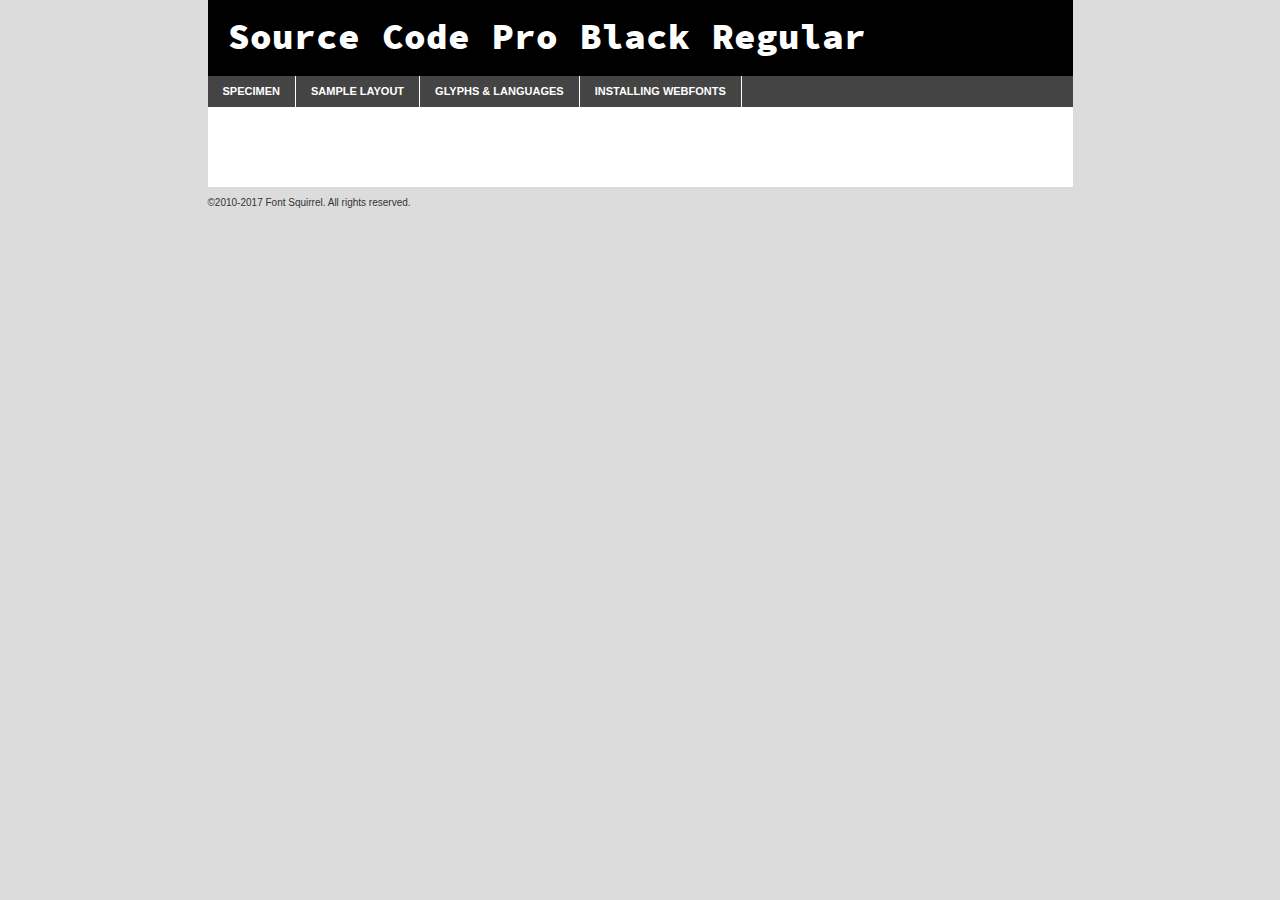
<file: Верстка сайта/School Site/fonts/sourcecodepro-black-demo.html>
<!DOCTYPE html PUBLIC "-//W3C//DTD XHTML 1.0 Transitional//EN"
        "http://www.w3.org/TR/xhtml1/DTD/xhtml1-transitional.dtd">

<html xmlns="http://www.w3.org/1999/xhtml" xml:lang="en" lang="en">
<head>
    <meta http-equiv="Content-Type" content="text/html; charset=utf-8"/>
    <script src="http://ajax.googleapis.com/ajax/libs/jquery/1.7.2/jquery.min.js" type="text/javascript" charset="utf-8"></script>
    <script type="text/javascript">
		(function($) {
			$.fn.easyTabs = function(option) {
				var param = jQuery.extend({ fadeSpeed: 'fast', defaultContent: 1, activeClass: 'active' }, option);
				$(this).each(function() {
					var thisId = '#' + this.id;
					if ( param.defaultContent == '' )
					{
						param.defaultContent = 1;
					}
					if ( typeof param.defaultContent == 'number' )
					{
						var defaultTab = $(thisId + ' .tabs li:eq(' + (param.defaultContent - 1) + ') a').attr('href').substr(1);
					}
					else
					{
						var defaultTab = param.defaultContent;
					}
					$(thisId + ' .tabs li a').each(function() {
						var tabToHide = $(this).attr('href').substr(1);
						$('#' + tabToHide).addClass('easytabs-tab-content');
					});
					hideAll();
					changeContent(defaultTab);

					function hideAll() {$(thisId + ' .easytabs-tab-content').hide();}

					function changeContent(tabId)
					{
						hideAll();
						$(thisId + ' .tabs li').removeClass(param.activeClass);
						$(thisId + ' .tabs li a[href=#' + tabId + ']').closest('li').addClass(param.activeClass);
						if ( param.fadeSpeed != 'none' )
						{
							$(thisId + ' #' + tabId).fadeIn(param.fadeSpeed);
						}
						else
						{
							$(thisId + ' #' + tabId).show();
						}
					}

					$(thisId + ' .tabs li').click(function() {
						var tabId = $(this).find('a').attr('href').substr(1);
						changeContent(tabId);
						return false;
					});
				});
			}
		})(jQuery);
    </script>
    <link rel="stylesheet" href="specimen_files/specimen_stylesheet.css" type="text/css" charset="utf-8"/>
    <link rel="stylesheet" href="stylesheet.css" type="text/css" charset="utf-8"/>

    <style type="text/css">
        		body {
			font-family: 'source_code_problack';
        		}

            </style>

    <title>Source Code Pro Black Regular Specimen</title>


    <script type="text/javascript" charset="utf-8">
		$(document).ready(function() {
			$('#container').easyTabs({ defaultContent: 1 });
		});
    </script>
</head>

<body>
<div id="container">
    <div id="header">
		Source Code Pro Black Regular    </div>
    <ul class="tabs">
        <li><a href="#specimen">Specimen</a></li>
        <li><a href="#layout">Sample Layout</a></li>
		        <li><a href="#glyphs">Glyphs &amp; Languages</a></li>
        <li><a href="#installing">Installing Webfonts</a></li>

    </ul>

    <div id="main_content">


        <div id="specimen">

            <div class="section">
                <div class="grid12 firstcol">
                    <div class="huge">AaBb</div>
                </div>
            </div>

            <div class="section">
                <div class="glyph_range">A&#x200B;B&#x200b;C&#x200b;D&#x200b;E&#x200b;F&#x200b;G&#x200b;H&#x200b;I&#x200b;J&#x200b;K&#x200b;L&#x200b;M&#x200b;N&#x200b;O&#x200b;P&#x200b;Q&#x200b;R&#x200b;S&#x200b;T&#x200b;U&#x200b;V&#x200b;W&#x200b;X&#x200b;Y&#x200b;Z&#x200b;a&#x200b;b&#x200b;c&#x200b;d&#x200b;e&#x200b;f&#x200b;g&#x200b;h&#x200b;i&#x200b;j&#x200b;k&#x200b;l&#x200b;m&#x200b;n&#x200b;o&#x200b;p&#x200b;q&#x200b;r&#x200b;s&#x200b;t&#x200b;u&#x200b;v&#x200b;w&#x200b;x&#x200b;y&#x200b;z&#x200b;1&#x200b;2&#x200b;3&#x200b;4&#x200b;5&#x200b;6&#x200b;7&#x200b;8&#x200b;9&#x200b;0&#x200b;&amp;&#x200b;.&#x200b;,&#x200b;?&#x200b;!&#x200b;&#64;&#x200b;(&#x200b;)&#x200b;#&#x200b;$&#x200b;%&#x200b;*&#x200b;+&#x200b;-&#x200b;=&#x200b;:&#x200b;;</div>
            </div>
            <div class="section">
                <div class="grid12 firstcol">
                    <table class="sample_table">
                        <tr>
                            <td>10</td>
                            <td class="size10">abcdefghijklmnopqrstuvwxyzABCDEFGHIJKLMNOPQRSTUVWXYZ0123456789abcdefghijklmnopqrstuvwxyzABCDEFGHIJKLMNOPQRSTUVWXYZ0123456789abcdefghijklmnopqrstuvwxyzABCDEFGHIJKLMNOPQRSTUVWXYZ</td>
                        </tr>
                        <tr>
                            <td>11</td>
                            <td class="size11">abcdefghijklmnopqrstuvwxyzABCDEFGHIJKLMNOPQRSTUVWXYZ0123456789abcdefghijklmnopqrstuvwxyzABCDEFGHIJKLMNOPQRSTUVWXYZ0123456789abcdefghijklmnopqrstuvwxyzABCDEFGHIJKLMNOPQRSTUVWXYZ</td>
                        </tr>
                        <tr>
                            <td>12</td>
                            <td class="size12">abcdefghijklmnopqrstuvwxyzABCDEFGHIJKLMNOPQRSTUVWXYZ0123456789abcdefghijklmnopqrstuvwxyzABCDEFGHIJKLMNOPQRSTUVWXYZ0123456789abcdefghijklmnopqrstuvwxyzABCDEFGHIJKLMNOPQRSTUVWXYZ</td>
                        </tr>
                        <tr>
                            <td>13</td>
                            <td class="size13">abcdefghijklmnopqrstuvwxyzABCDEFGHIJKLMNOPQRSTUVWXYZ0123456789abcdefghijklmnopqrstuvwxyzABCDEFGHIJKLMNOPQRSTUVWXYZ0123456789abcdefghijklmnopqrstuvwxyzABCDEFGHIJKLMNOPQRSTUVWXYZ</td>
                        </tr>
                        <tr>
                            <td>14</td>
                            <td class="size14">abcdefghijklmnopqrstuvwxyzABCDEFGHIJKLMNOPQRSTUVWXYZ0123456789abcdefghijklmnopqrstuvwxyzABCDEFGHIJKLMNOPQRSTUVWXYZ0123456789abcdefghijklmnopqrstuvwxyzABCDEFGHIJKLMNOPQRSTUVWXYZ</td>
                        </tr>
                        <tr>
                            <td>16</td>
                            <td class="size16">abcdefghijklmnopqrstuvwxyzABCDEFGHIJKLMNOPQRSTUVWXYZ0123456789abcdefghijklmnopqrstuvwxyzABCDEFGHIJKLMNOPQRSTUVWXYZ</td>
                        </tr>
                        <tr>
                            <td>18</td>
                            <td class="size18">abcdefghijklmnopqrstuvwxyzABCDEFGHIJKLMNOPQRSTUVWXYZ0123456789abcdefghijklmnopqrstuvwxyzABCDEFGHIJKLMNOPQRSTUVWXYZ</td>
                        </tr>
                        <tr>
                            <td>20</td>
                            <td class="size20">abcdefghijklmnopqrstuvwxyzABCDEFGHIJKLMNOPQRSTUVWXYZ0123456789abcdefghijklmnopqrstuvwxyzABCDEFGHIJKLMNOPQRSTUVWXYZ</td>
                        </tr>
                        <tr>
                            <td>24</td>
                            <td class="size24">abcdefghijklmnopqrstuvwxyzABCDEFGHIJKLMNOPQRSTUVWXYZ0123456789abcdefghijklmnopqrstuvwxyzABCDEFGHIJKLMNOPQRSTUVWXYZ</td>
                        </tr>
                        <tr>
                            <td>30</td>
                            <td class="size30">abcdefghijklmnopqrstuvwxyzABCDEFGHIJKLMNOPQRSTUVWXYZ0123456789abcdefghijklmnopqrstuvwxyzABCDEFGHIJKLMNOPQRSTUVWXYZ</td>
                        </tr>
                        <tr>
                            <td>36</td>
                            <td class="size36">abcdefghijklmnopqrstuvwxyzABCDEFGHIJKLMNOPQRSTUVWXYZ0123456789abcdefghijklmnopqrstuvwxyzABCDEFGHIJKLMNOPQRSTUVWXYZ</td>
                        </tr>
                        <tr>
                            <td>48</td>
                            <td class="size48">abcdefghijklmnopqrstuvwxyzABCDEFGHIJKLMNOPQRSTUVWXYZ0123456789abcdefghijklmnopqrstuvwxyzABCDEFGHIJKLMNOPQRSTUVWXYZ</td>
                        </tr>
                        <tr>
                            <td>60</td>
                            <td class="size60">abcdefghijklmnopqrstuvwxyzABCDEFGHIJKLMNOPQRSTUVWXYZ0123456789abcdefghijklmnopqrstuvwxyzABCDEFGHIJKLMNOPQRSTUVWXYZ</td>
                        </tr>
                        <tr>
                            <td>72</td>
                            <td class="size72">abcdefghijklmnopqrstuvwxyzABCDEFGHIJKLMNOPQRSTUVWXYZ0123456789abcdefghijklmnopqrstuvwxyzABCDEFGHIJKLMNOPQRSTUVWXYZ</td>
                        </tr>
                        <tr>
                            <td>90</td>
                            <td class="size90">abcdefghijklmnopqrstuvwxyzABCDEFGHIJKLMNOPQRSTUVWXYZ0123456789abcdefghijklmnopqrstuvwxyzABCDEFGHIJKLMNOPQRSTUVWXYZ</td>
                        </tr>
                    </table>

                </div>

            </div>


            <div class="section" id="bodycomparison">


                <div id="xheight">
                    <div class="fontbody">&#x25FC;&#x25FC;&#x25FC;&#x25FC;&#x25FC;&#x25FC;&#x25FC;&#x25FC;&#x25FC;&#x25FC;&#x25FC;&#x25FC;&#x25FC;&#x25FC;&#x25FC;&#x25FC;&#x25FC;&#x25FC;&#x25FC;&#x25FC;&#x25FC;&#x25FC;&#x25FC;&#x25FC;&#x25FC;&#x25FC;&#x25FC;&#x25FC;&#x25FC;&#x25FC;&#x25FC;&#x25FC;&#x25FC;&#x25FC;&#x25FC;&#x25FC;&#x25FC;&#x25FC;&#x25FC;&#x25FC;&#x25FC;&#x25FC;&#x25FC;&#x25FC;&#x25FC;&#x25FC;&#x25FC;&#x25FC;&#x25FC;&#x25FC;&#x25FC;&#x25FC;&#x25FC;&#x25FC;&#x25FC;&#x25FC;&#x25FC;&#x25FC;&#x25FC;&#x25FC;&#x25FC;&#x25FC;&#x25FC;&#x25FC;&#x25FC;&#x25FC;&#x25FC;&#x25FC;&#x25FC;&#x25FC;&#x25FC;&#x25FC;&#x25FC;&#x25FC;&#x25FC;&#x25FC;&#x25FC;&#x25FC;&#x25FC;&#x25FC;&#x25FC;&#x25FC;&#x25FC;&#x25FC;&#x25FC;&#x25FC;&#x25FC;&#x25FC;&#x25FC;&#x25FC;&#x25FC;&#x25FC;&#x25FC;&#x25FC;&#x25FC;&#x25FC;&#x25FC;&#x25FC;&#x25FC;body</div>
                    <div class="arialbody">body</div>
                    <div class="verdanabody">body</div>
                    <div class="georgiabody">body</div>
                </div>
                <div class="fontbody" style="z-index:1">
                    body<span>Source Code Pro Black Regular</span>
                </div>
                <div class="arialbody" style="z-index:1">
                    body<span>Arial</span>
                </div>
                <div class="verdanabody" style="z-index:1">
                    body<span>Verdana</span>
                </div>
                <div class="georgiabody" style="z-index:1">
                    body<span>Georgia</span>
                </div>


            </div>


            <div class="section psample psample_row1" id="">

                <div class="grid2 firstcol">
                    <p class="size10"><span>10.</span>Aenean lacinia bibendum nulla sed consectetur. Fusce dapibus, tellus ac cursus commodo, tortor mauris condimentum nibh, ut fermentum massa justo sit amet risus. Nullam id dolor id nibh ultricies vehicula ut id elit. Cum sociis natoque penatibus et magnis dis parturient montes, nascetur ridiculus mus. Nulla vitae elit libero, a pharetra augue.</p>

                </div>
                <div class="grid3">
                    <p class="size11"><span>11.</span>Aenean lacinia bibendum nulla sed consectetur. Fusce dapibus, tellus ac cursus commodo, tortor mauris condimentum nibh, ut fermentum massa justo sit amet risus. Nullam id dolor id nibh ultricies vehicula ut id elit. Cum sociis natoque penatibus et magnis dis parturient montes, nascetur ridiculus mus. Nulla vitae elit libero, a pharetra augue.</p>

                </div>
                <div class="grid3">
                    <p class="size12"><span>12.</span>Aenean lacinia bibendum nulla sed consectetur. Fusce dapibus, tellus ac cursus commodo, tortor mauris condimentum nibh, ut fermentum massa justo sit amet risus. Nullam id dolor id nibh ultricies vehicula ut id elit. Cum sociis natoque penatibus et magnis dis parturient montes, nascetur ridiculus mus. Nulla vitae elit libero, a pharetra augue.</p>

                </div>
                <div class="grid4">
                    <p class="size13"><span>13.</span>Aenean lacinia bibendum nulla sed consectetur. Fusce dapibus, tellus ac cursus commodo, tortor mauris condimentum nibh, ut fermentum massa justo sit amet risus. Nullam id dolor id nibh ultricies vehicula ut id elit. Cum sociis natoque penatibus et magnis dis parturient montes, nascetur ridiculus mus. Nulla vitae elit libero, a pharetra augue.</p>

                </div>
                <div class="white_blend"></div>

            </div>
            <div class="section psample psample_row2" id="">
                <div class="grid3 firstcol">
                    <p class="size14"><span>14.</span>Aenean lacinia bibendum nulla sed consectetur. Fusce dapibus, tellus ac cursus commodo, tortor mauris condimentum nibh, ut fermentum massa justo sit amet risus. Nullam id dolor id nibh ultricies vehicula ut id elit. Cum sociis natoque penatibus et magnis dis parturient montes, nascetur ridiculus mus. Nulla vitae elit libero, a pharetra augue.</p>

                </div>
                <div class="grid4">
                    <p class="size16"><span>16.</span>Aenean lacinia bibendum nulla sed consectetur. Fusce dapibus, tellus ac cursus commodo, tortor mauris condimentum nibh, ut fermentum massa justo sit amet risus. Nullam id dolor id nibh ultricies vehicula ut id elit. Cum sociis natoque penatibus et magnis dis parturient montes, nascetur ridiculus mus. Nulla vitae elit libero, a pharetra augue.</p>

                </div>
                <div class="grid5">
                    <p class="size18"><span>18.</span>Aenean lacinia bibendum nulla sed consectetur. Fusce dapibus, tellus ac cursus commodo, tortor mauris condimentum nibh, ut fermentum massa justo sit amet risus. Nullam id dolor id nibh ultricies vehicula ut id elit. Cum sociis natoque penatibus et magnis dis parturient montes, nascetur ridiculus mus. Nulla vitae elit libero, a pharetra augue.</p>

                </div>

                <div class="white_blend"></div>

            </div>

            <div class="section psample psample_row3" id="">
                <div class="grid5 firstcol">
                    <p class="size20"><span>20.</span>Aenean lacinia bibendum nulla sed consectetur. Fusce dapibus, tellus ac cursus commodo, tortor mauris condimentum nibh, ut fermentum massa justo sit amet risus. Nullam id dolor id nibh ultricies vehicula ut id elit. Cum sociis natoque penatibus et magnis dis parturient montes, nascetur ridiculus mus. Nulla vitae elit libero, a pharetra augue.</p>
                </div>
                <div class="grid7">
                    <p class="size24"><span>24.</span>Aenean lacinia bibendum nulla sed consectetur. Fusce dapibus, tellus ac cursus commodo, tortor mauris condimentum nibh, ut fermentum massa justo sit amet risus. Nullam id dolor id nibh ultricies vehicula ut id elit. Cum sociis natoque penatibus et magnis dis parturient montes, nascetur ridiculus mus. Nulla vitae elit libero, a pharetra augue.</p>
                </div>

                <div class="white_blend"></div>

            </div>

            <div class="section psample psample_row4" id="">
                <div class="grid12 firstcol">
                    <p class="size30"><span>30.</span>Aenean lacinia bibendum nulla sed consectetur. Fusce dapibus, tellus ac cursus commodo, tortor mauris condimentum nibh, ut fermentum massa justo sit amet risus. Nullam id dolor id nibh ultricies vehicula ut id elit. Cum sociis natoque penatibus et magnis dis parturient montes, nascetur ridiculus mus. Nulla vitae elit libero, a pharetra augue.</p>
                </div>
                <div class="white_blend"></div>

            </div>


            <div class="section psample psample_row1 fullreverse">
                <div class="grid2 firstcol">
                    <p class="size10"><span>10.</span>Aenean lacinia bibendum nulla sed consectetur. Fusce dapibus, tellus ac cursus commodo, tortor mauris condimentum nibh, ut fermentum massa justo sit amet risus. Nullam id dolor id nibh ultricies vehicula ut id elit. Cum sociis natoque penatibus et magnis dis parturient montes, nascetur ridiculus mus. Nulla vitae elit libero, a pharetra augue.</p>

                </div>
                <div class="grid3">
                    <p class="size11"><span>11.</span>Aenean lacinia bibendum nulla sed consectetur. Fusce dapibus, tellus ac cursus commodo, tortor mauris condimentum nibh, ut fermentum massa justo sit amet risus. Nullam id dolor id nibh ultricies vehicula ut id elit. Cum sociis natoque penatibus et magnis dis parturient montes, nascetur ridiculus mus. Nulla vitae elit libero, a pharetra augue.</p>

                </div>
                <div class="grid3">
                    <p class="size12"><span>12.</span>Aenean lacinia bibendum nulla sed consectetur. Fusce dapibus, tellus ac cursus commodo, tortor mauris condimentum nibh, ut fermentum massa justo sit amet risus. Nullam id dolor id nibh ultricies vehicula ut id elit. Cum sociis natoque penatibus et magnis dis parturient montes, nascetur ridiculus mus. Nulla vitae elit libero, a pharetra augue.</p>

                </div>
                <div class="grid4">
                    <p class="size13"><span>13.</span>Aenean lacinia bibendum nulla sed consectetur. Fusce dapibus, tellus ac cursus commodo, tortor mauris condimentum nibh, ut fermentum massa justo sit amet risus. Nullam id dolor id nibh ultricies vehicula ut id elit. Cum sociis natoque penatibus et magnis dis parturient montes, nascetur ridiculus mus. Nulla vitae elit libero, a pharetra augue.</p>

                </div>
                <div class="black_blend"></div>

            </div>

            <div class="section psample psample_row2 fullreverse">
                <div class="grid3 firstcol">
                    <p class="size14"><span>14.</span>Aenean lacinia bibendum nulla sed consectetur. Fusce dapibus, tellus ac cursus commodo, tortor mauris condimentum nibh, ut fermentum massa justo sit amet risus. Nullam id dolor id nibh ultricies vehicula ut id elit. Cum sociis natoque penatibus et magnis dis parturient montes, nascetur ridiculus mus. Nulla vitae elit libero, a pharetra augue.</p>

                </div>
                <div class="grid4">
                    <p class="size16"><span>16.</span>Aenean lacinia bibendum nulla sed consectetur. Fusce dapibus, tellus ac cursus commodo, tortor mauris condimentum nibh, ut fermentum massa justo sit amet risus. Nullam id dolor id nibh ultricies vehicula ut id elit. Cum sociis natoque penatibus et magnis dis parturient montes, nascetur ridiculus mus. Nulla vitae elit libero, a pharetra augue.</p>

                </div>
                <div class="grid5">
                    <p class="size18"><span>18.</span>Aenean lacinia bibendum nulla sed consectetur. Fusce dapibus, tellus ac cursus commodo, tortor mauris condimentum nibh, ut fermentum massa justo sit amet risus. Nullam id dolor id nibh ultricies vehicula ut id elit. Cum sociis natoque penatibus et magnis dis parturient montes, nascetur ridiculus mus. Nulla vitae elit libero, a pharetra augue.</p>

                </div>
                <div class="black_blend"></div>

            </div>

            <div class="section psample fullreverse psample_row3" id="">
                <div class="grid5 firstcol">
                    <p class="size20"><span>20.</span>Aenean lacinia bibendum nulla sed consectetur. Fusce dapibus, tellus ac cursus commodo, tortor mauris condimentum nibh, ut fermentum massa justo sit amet risus. Nullam id dolor id nibh ultricies vehicula ut id elit. Cum sociis natoque penatibus et magnis dis parturient montes, nascetur ridiculus mus. Nulla vitae elit libero, a pharetra augue.</p>
                </div>
                <div class="grid7">
                    <p class="size24"><span>24.</span>Aenean lacinia bibendum nulla sed consectetur. Fusce dapibus, tellus ac cursus commodo, tortor mauris condimentum nibh, ut fermentum massa justo sit amet risus. Nullam id dolor id nibh ultricies vehicula ut id elit. Cum sociis natoque penatibus et magnis dis parturient montes, nascetur ridiculus mus. Nulla vitae elit libero, a pharetra augue.</p>
                </div>

                <div class="black_blend"></div>

            </div>

            <div class="section psample fullreverse psample_row4" id="" style="border-bottom: 20px #000 solid;">
                <div class="grid12 firstcol">
                    <p class="size30"><span>30.</span>Aenean lacinia bibendum nulla sed consectetur. Fusce dapibus, tellus ac cursus commodo, tortor mauris condimentum nibh, ut fermentum massa justo sit amet risus. Nullam id dolor id nibh ultricies vehicula ut id elit. Cum sociis natoque penatibus et magnis dis parturient montes, nascetur ridiculus mus. Nulla vitae elit libero, a pharetra augue.</p>
                </div>
                <div class="black_blend"></div>

            </div>


        </div>

        <div id="layout">

            <div class="section">

                <div class="grid12 firstcol">
                    <h1>Lorem Ipsum Dolor</h1>
                    <h2>Etiam porta sem malesuada magna mollis euismod</h2>

                    <p class="byline">By <a href="#link">Aenean Lacinia</a></p>
                </div>
            </div>
            <div class="section">
                <div class="grid8 firstcol">
                    <p class="large">Donec sed odio dui. Morbi leo risus, porta ac consectetur ac, vestibulum at eros. Fusce dapibus, tellus ac cursus commodo, tortor mauris condimentum nibh, ut fermentum massa justo sit amet risus. </p>


                    <h3>Pellentesque ornare sem</h3>

                    <p>Maecenas sed diam eget risus varius blandit sit amet non magna. Maecenas faucibus mollis interdum. Donec ullamcorper nulla non metus auctor fringilla. Nullam id dolor id nibh ultricies vehicula ut id elit. Nullam id dolor id nibh ultricies vehicula ut id elit. </p>

                    <p>Aenean eu leo quam. Pellentesque ornare sem lacinia quam venenatis vestibulum. Lorem ipsum dolor sit amet, consectetur adipiscing elit. Cum sociis natoque penatibus et magnis dis parturient montes, nascetur ridiculus mus. </p>

                    <p>Nulla vitae elit libero, a pharetra augue. Praesent commodo cursus magna, vel scelerisque nisl consectetur et. Aenean lacinia bibendum nulla sed consectetur. </p>

                    <p>Nullam quis risus eget urna mollis ornare vel eu leo. Nullam quis risus eget urna mollis ornare vel eu leo. Maecenas sed diam eget risus varius blandit sit amet non magna. Donec ullamcorper nulla non metus auctor fringilla. </p>

                    <h3>Cras mattis consectetur</h3>

                    <p>Aenean eu leo quam. Pellentesque ornare sem lacinia quam venenatis vestibulum. Aenean lacinia bibendum nulla sed consectetur. Integer posuere erat a ante venenatis dapibus posuere velit aliquet. Cras mattis consectetur purus sit amet fermentum. </p>

                    <p>Nullam id dolor id nibh ultricies vehicula ut id elit. Nullam quis risus eget urna mollis ornare vel eu leo. Cras mattis consectetur purus sit amet fermentum.</p>
                </div>

                <div class="grid4 sidebar">

                    <div class="box reverse">
                        <p class="last">Nullam quis risus eget urna mollis ornare vel eu leo. Donec ullamcorper nulla non metus auctor fringilla. Cras mattis consectetur purus sit amet fermentum. Sed posuere consectetur est at lobortis. Lorem ipsum dolor sit amet, consectetur adipiscing elit. </p>
                    </div>

                    <p class="caption">Maecenas sed diam eget risus varius.</p>

                    <p>Vestibulum id ligula porta felis euismod semper. Integer posuere erat a ante venenatis dapibus posuere velit aliquet. Vestibulum id ligula porta felis euismod semper. Sed posuere consectetur est at lobortis. Maecenas sed diam eget risus varius blandit sit amet non magna. Fusce dapibus, tellus ac cursus commodo, tortor mauris condimentum nibh, ut fermentum massa justo sit amet risus. </p>


                    <p>Duis mollis, est non commodo luctus, nisi erat porttitor ligula, eget lacinia odio sem nec elit. Aenean lacinia bibendum nulla sed consectetur. Vivamus sagittis lacus vel augue laoreet rutrum faucibus dolor auctor. Aenean lacinia bibendum nulla sed consectetur. Nullam quis risus eget urna mollis ornare vel eu leo. </p>

                    <p>Praesent commodo cursus magna, vel scelerisque nisl consectetur et. Donec ullamcorper nulla non metus auctor fringilla. Maecenas faucibus mollis interdum. Fusce dapibus, tellus ac cursus commodo, tortor mauris condimentum nibh, ut fermentum massa justo sit amet risus. </p>

                </div>
            </div>

        </div>


		

        <div id="glyphs">
            <div class="section">
                <div class="grid12 firstcol">

                    <h1>Language Support</h1>
                    <p>The subset of Source Code Pro Black Regular in this kit supports the following languages:<br/>

						Albanian, Basque, Breton, Chamorro, Danish, Dutch, English, Faroese, Finnish, French, Frisian, Galician, German, Icelandic, Italian, Malagasy, Norwegian, Portuguese, Spanish, Alsatian, Aragonese, Arapaho, Arrernte, Asturian, Aymara, Bislama, Cebuano, Corsican, Fijian, French_creole, Genoese, Gilbertese, Greenlandic, Haitian_creole, Hiligaynon, Hmong, Hopi, Ibanag, Iloko_ilokano, Indonesian, Interglossa_glosa, Interlingua, Irish_gaelic, Jerriais, Lojban, Lombard, Luxembourgeois, Manx, Mohawk, Norfolk_pitcairnese, Occitan, Oromo, Pangasinan, Papiamento, Piedmontese, Potawatomi, Rhaeto-romance, Romansh, Rotokas, Sami_lule, Samoan, Sardinian, Scots_gaelic, Seychelles_creole, Shona, Sicilian, Somali, Southern_ndebele, Swahili, Swati_swazi, Tagalog_filipino_pilipino, Tetum, Tok_pisin, Uyghur_latinized, Volapuk, Walloon, Warlpiri, Xhosa, Yapese, Zulu, Latinbasic, Ubasic, Demo                    </p>
                    <h1>Glyph Chart</h1>
                    <p>The subset of Source Code Pro Black Regular in this kit includes all the glyphs listed below. Unicode entities are included above each glyph to help you insert individual characters into your layout.</p>
                    <div id="glyph_chart">

																				                                <div><p>&amp;#32;</p>&#32;</div>
																				                                <div><p>&amp;#33;</p>&#33;</div>
																				                                <div><p>&amp;#34;</p>&#34;</div>
																				                                <div><p>&amp;#35;</p>&#35;</div>
																				                                <div><p>&amp;#36;</p>&#36;</div>
																				                                <div><p>&amp;#37;</p>&#37;</div>
																				                                <div><p>&amp;#38;</p>&#38;</div>
																				                                <div><p>&amp;#39;</p>&#39;</div>
																				                                <div><p>&amp;#40;</p>&#40;</div>
																				                                <div><p>&amp;#41;</p>&#41;</div>
																				                                <div><p>&amp;#42;</p>&#42;</div>
																				                                <div><p>&amp;#43;</p>&#43;</div>
																				                                <div><p>&amp;#44;</p>&#44;</div>
																				                                <div><p>&amp;#45;</p>&#45;</div>
																				                                <div><p>&amp;#46;</p>&#46;</div>
																				                                <div><p>&amp;#47;</p>&#47;</div>
																				                                <div><p>&amp;#48;</p>&#48;</div>
																				                                <div><p>&amp;#49;</p>&#49;</div>
																				                                <div><p>&amp;#50;</p>&#50;</div>
																				                                <div><p>&amp;#51;</p>&#51;</div>
																				                                <div><p>&amp;#52;</p>&#52;</div>
																				                                <div><p>&amp;#53;</p>&#53;</div>
																				                                <div><p>&amp;#54;</p>&#54;</div>
																				                                <div><p>&amp;#55;</p>&#55;</div>
																				                                <div><p>&amp;#56;</p>&#56;</div>
																				                                <div><p>&amp;#57;</p>&#57;</div>
																				                                <div><p>&amp;#58;</p>&#58;</div>
																				                                <div><p>&amp;#59;</p>&#59;</div>
																				                                <div><p>&amp;#60;</p>&#60;</div>
																				                                <div><p>&amp;#61;</p>&#61;</div>
																				                                <div><p>&amp;#62;</p>&#62;</div>
																				                                <div><p>&amp;#63;</p>&#63;</div>
																				                                <div><p>&amp;#64;</p>&#64;</div>
																				                                <div><p>&amp;#65;</p>&#65;</div>
																				                                <div><p>&amp;#66;</p>&#66;</div>
																				                                <div><p>&amp;#67;</p>&#67;</div>
																				                                <div><p>&amp;#68;</p>&#68;</div>
																				                                <div><p>&amp;#69;</p>&#69;</div>
																				                                <div><p>&amp;#70;</p>&#70;</div>
																				                                <div><p>&amp;#71;</p>&#71;</div>
																				                                <div><p>&amp;#72;</p>&#72;</div>
																				                                <div><p>&amp;#73;</p>&#73;</div>
																				                                <div><p>&amp;#74;</p>&#74;</div>
																				                                <div><p>&amp;#75;</p>&#75;</div>
																				                                <div><p>&amp;#76;</p>&#76;</div>
																				                                <div><p>&amp;#77;</p>&#77;</div>
																				                                <div><p>&amp;#78;</p>&#78;</div>
																				                                <div><p>&amp;#79;</p>&#79;</div>
																				                                <div><p>&amp;#80;</p>&#80;</div>
																				                                <div><p>&amp;#81;</p>&#81;</div>
																				                                <div><p>&amp;#82;</p>&#82;</div>
																				                                <div><p>&amp;#83;</p>&#83;</div>
																				                                <div><p>&amp;#84;</p>&#84;</div>
																				                                <div><p>&amp;#85;</p>&#85;</div>
																				                                <div><p>&amp;#86;</p>&#86;</div>
																				                                <div><p>&amp;#87;</p>&#87;</div>
																				                                <div><p>&amp;#88;</p>&#88;</div>
																				                                <div><p>&amp;#89;</p>&#89;</div>
																				                                <div><p>&amp;#90;</p>&#90;</div>
																				                                <div><p>&amp;#91;</p>&#91;</div>
																				                                <div><p>&amp;#92;</p>&#92;</div>
																				                                <div><p>&amp;#93;</p>&#93;</div>
																				                                <div><p>&amp;#94;</p>&#94;</div>
																				                                <div><p>&amp;#95;</p>&#95;</div>
																				                                <div><p>&amp;#96;</p>&#96;</div>
																				                                <div><p>&amp;#97;</p>&#97;</div>
																				                                <div><p>&amp;#98;</p>&#98;</div>
																				                                <div><p>&amp;#99;</p>&#99;</div>
																				                                <div><p>&amp;#100;</p>&#100;</div>
																				                                <div><p>&amp;#101;</p>&#101;</div>
																				                                <div><p>&amp;#102;</p>&#102;</div>
																				                                <div><p>&amp;#103;</p>&#103;</div>
																				                                <div><p>&amp;#104;</p>&#104;</div>
																				                                <div><p>&amp;#105;</p>&#105;</div>
																				                                <div><p>&amp;#106;</p>&#106;</div>
																				                                <div><p>&amp;#107;</p>&#107;</div>
																				                                <div><p>&amp;#108;</p>&#108;</div>
																				                                <div><p>&amp;#109;</p>&#109;</div>
																				                                <div><p>&amp;#110;</p>&#110;</div>
																				                                <div><p>&amp;#111;</p>&#111;</div>
																				                                <div><p>&amp;#112;</p>&#112;</div>
																				                                <div><p>&amp;#113;</p>&#113;</div>
																				                                <div><p>&amp;#114;</p>&#114;</div>
																				                                <div><p>&amp;#115;</p>&#115;</div>
																				                                <div><p>&amp;#116;</p>&#116;</div>
																				                                <div><p>&amp;#117;</p>&#117;</div>
																				                                <div><p>&amp;#118;</p>&#118;</div>
																				                                <div><p>&amp;#119;</p>&#119;</div>
																				                                <div><p>&amp;#120;</p>&#120;</div>
																				                                <div><p>&amp;#121;</p>&#121;</div>
																				                                <div><p>&amp;#122;</p>&#122;</div>
																				                                <div><p>&amp;#123;</p>&#123;</div>
																				                                <div><p>&amp;#124;</p>&#124;</div>
																				                                <div><p>&amp;#125;</p>&#125;</div>
																				                                <div><p>&amp;#126;</p>&#126;</div>
																				                                <div><p>&amp;#160;</p>&#160;</div>
																				                                <div><p>&amp;#161;</p>&#161;</div>
																				                                <div><p>&amp;#162;</p>&#162;</div>
																				                                <div><p>&amp;#163;</p>&#163;</div>
																				                                <div><p>&amp;#164;</p>&#164;</div>
																				                                <div><p>&amp;#165;</p>&#165;</div>
																				                                <div><p>&amp;#166;</p>&#166;</div>
																				                                <div><p>&amp;#167;</p>&#167;</div>
																				                                <div><p>&amp;#168;</p>&#168;</div>
																				                                <div><p>&amp;#169;</p>&#169;</div>
																				                                <div><p>&amp;#170;</p>&#170;</div>
																				                                <div><p>&amp;#171;</p>&#171;</div>
																				                                <div><p>&amp;#172;</p>&#172;</div>
																				                                <div><p>&amp;#173;</p>&#173;</div>
																				                                <div><p>&amp;#174;</p>&#174;</div>
																				                                <div><p>&amp;#175;</p>&#175;</div>
																				                                <div><p>&amp;#176;</p>&#176;</div>
																				                                <div><p>&amp;#177;</p>&#177;</div>
																				                                <div><p>&amp;#178;</p>&#178;</div>
																				                                <div><p>&amp;#179;</p>&#179;</div>
																				                                <div><p>&amp;#180;</p>&#180;</div>
																				                                <div><p>&amp;#181;</p>&#181;</div>
																				                                <div><p>&amp;#182;</p>&#182;</div>
																				                                <div><p>&amp;#183;</p>&#183;</div>
																				                                <div><p>&amp;#184;</p>&#184;</div>
																				                                <div><p>&amp;#185;</p>&#185;</div>
																				                                <div><p>&amp;#186;</p>&#186;</div>
																				                                <div><p>&amp;#187;</p>&#187;</div>
																				                                <div><p>&amp;#188;</p>&#188;</div>
																				                                <div><p>&amp;#189;</p>&#189;</div>
																				                                <div><p>&amp;#190;</p>&#190;</div>
																				                                <div><p>&amp;#191;</p>&#191;</div>
																				                                <div><p>&amp;#192;</p>&#192;</div>
																				                                <div><p>&amp;#193;</p>&#193;</div>
																				                                <div><p>&amp;#194;</p>&#194;</div>
																				                                <div><p>&amp;#195;</p>&#195;</div>
																				                                <div><p>&amp;#196;</p>&#196;</div>
																				                                <div><p>&amp;#197;</p>&#197;</div>
																				                                <div><p>&amp;#198;</p>&#198;</div>
																				                                <div><p>&amp;#199;</p>&#199;</div>
																				                                <div><p>&amp;#200;</p>&#200;</div>
																				                                <div><p>&amp;#201;</p>&#201;</div>
																				                                <div><p>&amp;#202;</p>&#202;</div>
																				                                <div><p>&amp;#203;</p>&#203;</div>
																				                                <div><p>&amp;#204;</p>&#204;</div>
																				                                <div><p>&amp;#205;</p>&#205;</div>
																				                                <div><p>&amp;#206;</p>&#206;</div>
																				                                <div><p>&amp;#207;</p>&#207;</div>
																				                                <div><p>&amp;#208;</p>&#208;</div>
																				                                <div><p>&amp;#209;</p>&#209;</div>
																				                                <div><p>&amp;#210;</p>&#210;</div>
																				                                <div><p>&amp;#211;</p>&#211;</div>
																				                                <div><p>&amp;#212;</p>&#212;</div>
																				                                <div><p>&amp;#213;</p>&#213;</div>
																				                                <div><p>&amp;#214;</p>&#214;</div>
																				                                <div><p>&amp;#215;</p>&#215;</div>
																				                                <div><p>&amp;#216;</p>&#216;</div>
																				                                <div><p>&amp;#217;</p>&#217;</div>
																				                                <div><p>&amp;#218;</p>&#218;</div>
																				                                <div><p>&amp;#219;</p>&#219;</div>
																				                                <div><p>&amp;#220;</p>&#220;</div>
																				                                <div><p>&amp;#221;</p>&#221;</div>
																				                                <div><p>&amp;#222;</p>&#222;</div>
																				                                <div><p>&amp;#223;</p>&#223;</div>
																				                                <div><p>&amp;#224;</p>&#224;</div>
																				                                <div><p>&amp;#225;</p>&#225;</div>
																				                                <div><p>&amp;#226;</p>&#226;</div>
																				                                <div><p>&amp;#227;</p>&#227;</div>
																				                                <div><p>&amp;#228;</p>&#228;</div>
																				                                <div><p>&amp;#229;</p>&#229;</div>
																				                                <div><p>&amp;#230;</p>&#230;</div>
																				                                <div><p>&amp;#231;</p>&#231;</div>
																				                                <div><p>&amp;#232;</p>&#232;</div>
																				                                <div><p>&amp;#233;</p>&#233;</div>
																				                                <div><p>&amp;#234;</p>&#234;</div>
																				                                <div><p>&amp;#235;</p>&#235;</div>
																				                                <div><p>&amp;#236;</p>&#236;</div>
																				                                <div><p>&amp;#237;</p>&#237;</div>
																				                                <div><p>&amp;#238;</p>&#238;</div>
																				                                <div><p>&amp;#239;</p>&#239;</div>
																				                                <div><p>&amp;#240;</p>&#240;</div>
																				                                <div><p>&amp;#241;</p>&#241;</div>
																				                                <div><p>&amp;#242;</p>&#242;</div>
																				                                <div><p>&amp;#243;</p>&#243;</div>
																				                                <div><p>&amp;#244;</p>&#244;</div>
																				                                <div><p>&amp;#245;</p>&#245;</div>
																				                                <div><p>&amp;#246;</p>&#246;</div>
																				                                <div><p>&amp;#247;</p>&#247;</div>
																				                                <div><p>&amp;#248;</p>&#248;</div>
																				                                <div><p>&amp;#249;</p>&#249;</div>
																				                                <div><p>&amp;#250;</p>&#250;</div>
																				                                <div><p>&amp;#251;</p>&#251;</div>
																				                                <div><p>&amp;#252;</p>&#252;</div>
																				                                <div><p>&amp;#253;</p>&#253;</div>
																				                                <div><p>&amp;#254;</p>&#254;</div>
																				                                <div><p>&amp;#255;</p>&#255;</div>
																				                                <div><p>&amp;#338;</p>&#338;</div>
																				                                <div><p>&amp;#339;</p>&#339;</div>
																				                                <div><p>&amp;#376;</p>&#376;</div>
																				                                <div><p>&amp;#710;</p>&#710;</div>
																				                                <div><p>&amp;#732;</p>&#732;</div>
																				                                <div><p>&amp;#8192;</p>&#8192;</div>
																				                                <div><p>&amp;#8193;</p>&#8193;</div>
																				                                <div><p>&amp;#8194;</p>&#8194;</div>
																				                                <div><p>&amp;#8195;</p>&#8195;</div>
																				                                <div><p>&amp;#8196;</p>&#8196;</div>
																				                                <div><p>&amp;#8197;</p>&#8197;</div>
																				                                <div><p>&amp;#8198;</p>&#8198;</div>
																				                                <div><p>&amp;#8199;</p>&#8199;</div>
																				                                <div><p>&amp;#8200;</p>&#8200;</div>
																				                                <div><p>&amp;#8201;</p>&#8201;</div>
																				                                <div><p>&amp;#8202;</p>&#8202;</div>
																				                                <div><p>&amp;#8208;</p>&#8208;</div>
																				                                <div><p>&amp;#8209;</p>&#8209;</div>
																				                                <div><p>&amp;#8210;</p>&#8210;</div>
																				                                <div><p>&amp;#8211;</p>&#8211;</div>
																				                                <div><p>&amp;#8212;</p>&#8212;</div>
																				                                <div><p>&amp;#8216;</p>&#8216;</div>
																				                                <div><p>&amp;#8217;</p>&#8217;</div>
																				                                <div><p>&amp;#8218;</p>&#8218;</div>
																				                                <div><p>&amp;#8220;</p>&#8220;</div>
																				                                <div><p>&amp;#8221;</p>&#8221;</div>
																				                                <div><p>&amp;#8222;</p>&#8222;</div>
																				                                <div><p>&amp;#8226;</p>&#8226;</div>
																				                                <div><p>&amp;#8230;</p>&#8230;</div>
																				                                <div><p>&amp;#8239;</p>&#8239;</div>
																				                                <div><p>&amp;#8249;</p>&#8249;</div>
																				                                <div><p>&amp;#8250;</p>&#8250;</div>
																				                                <div><p>&amp;#8287;</p>&#8287;</div>
																				                                <div><p>&amp;#8364;</p>&#8364;</div>
																				                                <div><p>&amp;#8482;</p>&#8482;</div>
																				                                <div><p>&amp;#9724;</p>&#9724;</div>
																				                                <div><p>&amp;#64257;</p>&#64257;</div>
																				                                <div><p>&amp;#64258;</p>&#64258;</div>
																																																										                    </div>
                </div>


            </div>
        </div>


        <div id="specs">

        </div>

        <div id="installing">
            <div class="section">
                <div class="grid7 firstcol">
                    <h1>Installing Webfonts</h1>

                    <p>Webfonts are supported by all major browser platforms but not all in the same way. There are currently four different font formats that must be included in order to target all browsers. This includes TTF, WOFF, EOT and SVG.</p>

                    <h2>1. Upload your webfonts</h2>
                    <p>You must upload your webfont kit to your website. They should be in or near the same directory as your CSS files.</p>

                    <h2>2. Include the webfont stylesheet</h2>
                    <p>A special CSS @font-face declaration helps the various browsers select the appropriate font it needs without causing you a bunch of headaches. Learn more about this syntax by reading the <a href="https://www.fontspring.com/blog/further-hardening-of-the-bulletproof-syntax">Fontspring blog post</a> about it. The code for it is as follows:</p>


                    <code>
                        @font-face{
                        font-family: 'MyWebFont';
                        src: url('WebFont.eot');
                        src: url('WebFont.eot?#iefix') format('embedded-opentype'),
                        url('WebFont.woff') format('woff'),
                        url('WebFont.ttf') format('truetype'),
                        url('WebFont.svg#webfont') format('svg');
                        }
                    </code>

                    <p>We've already gone ahead and generated the code for you. All you have to do is link to the stylesheet in your HTML, like this:</p>
                    <code>&lt;link rel=&quot;stylesheet&quot; href=&quot;stylesheet.css&quot; type=&quot;text/css&quot; charset=&quot;utf-8&quot; /&gt;</code>

                    <h2>3. Modify your own stylesheet</h2>
                    <p>To take advantage of your new fonts, you must tell your stylesheet to use them. Look at the original @font-face declaration above and find the property called "font-family." The name linked there will be what you use to reference the font. Prepend that webfont name to the font stack in the "font-family" property, inside the selector you want to change. For example:</p>
                    <code>p { font-family: 'WebFont', Arial, sans-serif; }</code>

                    <h2>4. Test</h2>
                    <p>Getting webfonts to work cross-browser <em>can</em> be tricky. Use the information in the sidebar to help you if you find that fonts aren't loading in a particular browser.</p>
                </div>

                <div class="grid5 sidebar">
                    <div class="box">
                        <h2>Troubleshooting<br/>Font-Face Problems</h2>
                        <p>Having trouble getting your webfonts to load in your new website? Here are some tips to sort out what might be the problem.</p>

                        <h3>Fonts not showing in any browser</h3>

                        <p>This sounds like you need to work on the plumbing. You either did not upload the fonts to the correct directory, or you did not link the fonts properly in the CSS. If you've confirmed that all this is correct and you still have a problem, take a look at your .htaccess file and see if requests are getting intercepted.</p>

                        <h3>Fonts not loading in iPhone or iPad</h3>

                        <p>The most common problem here is that you are serving the fonts from an IIS server. IIS refuses to serve files that have unknown MIME types. If that is the case, you must set the MIME type for SVG to "image/svg+xml" in the server settings. Follow these instructions from Microsoft if you need help.</p>

                        <h3>Fonts not loading in Firefox</h3>

                        <p>The primary reason for this failure? You are still using a version Firefox older than 3.5. So upgrade already! If that isn't it, then you are very likely serving fonts from a different domain. Firefox requires that all font assets be served from the same domain. Lastly it is possible that you need to add WOFF to your list of MIME types (if you are serving via IIS.)</p>

                        <h3>Fonts not loading in IE</h3>

                        <p>Are you looking at Internet Explorer on an actual Windows machine or are you cheating by using a service like Adobe BrowserLab? Many of these screenshot services do not render @font-face for IE. Best to test it on a real machine.</p>

                        <h3>Fonts not loading in IE9</h3>

                        <p>IE9, like Firefox, requires that fonts be served from the same domain as the website. Make sure that is the case.</p>
                    </div>
                </div>
            </div>

        </div>

    </div>
    <div id="footer">
        <p>&copy;2010-2017 Font Squirrel. All rights reserved.</p>
    </div>
</div>
</body>
</html>
</file>
<file: Верстка сайта/WATCH Project/index.css>
html {
  box-sizing: border-box;
  font-size: 16px;
}

*,
*:before,
*:after {
  box-sizing: inherit;
}

body,
h1,
h2,
h3,
h4,
h5,
h6,
p,
ol,
ul {
  margin: 0;
  padding: 0;
  font-weight: normal;
}

ol,
ul {
  list-style: none;
}

img {
  max-width: 100%;
  height: auto;
}

body {
  font-family: "League Spartan", sans-serif;
}

.header-container {
  display: flex;
  width: 1440px;
  padding-top: 104px;
  padding-left: 133px;
  padding-right: 133px;
  padding-bottom: 168px;
  background-color: #f8f8f8;
}

.header-title {
  margin-bottom: 53px;
  font-size: 24px;
  line-height: 45px;
  font-weight: 300;
}

.header-subtitle {
  margin-bottom: 43px;
  font-size: 250px;
  line-height: 230px;
}

.header-description {
  margin-bottom: 61px;
  font-size: 32px;
  line-height: 50px;
  width: 575px;
}

.buy-wrapper {
  display: flex;
}

.buy-link {
  display: block;
  width: 278px;
  height: 82px;
  background-color: #161515;
  color: #ffffff;
  text-decoration: none;
  font-size: 32px;
  line-height: 82px;
  text-align: center;
}

.price {
  width: 143px;
  height: 82px;
  background-color: #ffffff;
  color: #272727;
  text-decoration: none;
  font-size: 32px;
  line-height: 82px;
  text-align: center;
}

.header-img {
  display: block;
  width: 772px;
  margin-top: -104px;
  margin-right: -90px;
}

.main-container {
  width: 1440px;
}

.popular-title {
  margin-top: 43px;
  text-align: center;
  font-size: 24px;
  line-height: 45px;
  font-weight: 300;
}

.models-title {
  text-align: center;
  font-size: 72px;
  line-height: 81px;
  font-weight: 400;
  margin-bottom: 84px;
}

.item-wrapper {
  margin: 0 auto;
  width: 417px;
  margin-bottom: 85px;
}

.item-img-wrapper {
  display: flex;
  align-items: center;
  justify-content: center;
  width: 417px;
  height: 630px;
  background-color: #f8f8f8;
  margin-bottom: 67px;
}

.item-title {
  text-align: center;
  font-size: 32px;
  line-height: 30px;
  font-weight: 400;
  margin-bottom: 17px;
}

.item-description {
  text-align: center;
  font-size: 32px;
  line-height: 50px;
  font-weight: 300;
  margin-bottom: 85px;
}

.item-wrapper1 {
  margin: 0 auto;
  width: 417px;
}

.item-img-wrapper1 {
  display: flex;
  align-items: center;
  justify-content: center;
  width: 417px;
  height: 630px;
  background-color: #f8f8f8;
  margin-bottom: 67px;
}

.item-title1 {
  text-align: center;
  font-size: 32px;
  line-height: 30px;
  font-weight: 400;
  margin-bottom: 17px;
}

.item-description1 {
  text-align: center;
  font-size: 32px;
  line-height: 50px;
  font-weight: 300;
  margin-bottom: 85px;
}

.product-description-wrapper {
  margin: 0 auto;
  width: 417px;
  margin-bottom: 85px;
  margin-top: 100px;
}

.product-description-title {
  text-align: center;
  font-size: 32px;
  line-height: 60px;
  margin-bottom: 58px;
  font-weight: 400;
}

.product-description {
  text-align: center;
  font-size: 24px;
  line-height: 40px;
  font-weight: 300;
}

.product-description-link {
  color: #bb8b5d;
}
</file>
<file: Верстка сайта/CARDZARA/Zara.css>
html {
  box-sizing: border-box;
  font-size: 16px;
  max-width: 1600px;
}

*,
*:before,
*:after {
  box-sizing: inherit;
}

body,
h1,
h2,
h3,
h4,
h5,
h6,
p,
ol,
ul {
  margin: 0;
  padding: 0;
  font-weight: normal;
}

ol,
ul {
  list-style: none;
}

img {
  max-width: 100%;
  height: auto;
}

.Img-header {
  width: 787px;
  height: 1200px;
  float: left;
}

body {
  background-color: #ffffff;
}

.header-container {
  width: 813px;
  float: right;
  margin-top: 144px;
  padding-left: 78px;
  padding-right: 141px;
}

h1 {
  font-family: "ABeeZee", sans-serif;
  font-size: 40px;
  line-height: 47px;
  letter-spacing: 10px;
}

.header-p {
  font-family: "GFS Didot", serif;
  font-size: 64px;
  line-height: 77px;
  margin-top: 58px;
}

.header-p1 {
  font-family: "Poppins", sans-serif;
  font-size: 30px;
  line-height: 45px;
  display: inline-block;
  margin-top: 31px;
}

.main-wrapper {
  padding-top: 741px;
  margin-left: 865px;
  font-family: "Poppins", sans-serif;
  font-size: 20px;
  line-height: 30px;
}

.main-p,
.main-p1 {
  margin-bottom: 10px;
}

.footer-wrapper {
  width: 492px;
  float: left;
  margin-top: 35px;
  margin-left: 78px;
}

.footer-price {
  width: 212px;
  height: 72px;
  margin-bottom: 35px;
}

.footer-add {
  width: 492px;
  height: 90px;
}
</file>
<file: Верстка сайта/DASHBOARD/dashBoard.css>
html {
  box-sizing: border-box;
  font-size: 16px;
}

*,
*:before,
*:after {
  box-sizing: inherit;
}

body,
h1,
h2,
h3,
h4,
h5,
h6,
p,
ol,
ul {
  margin: 0;
  padding: 0;
  font-weight: normal;
}

ol,
ul {
  list-style: none;
}

img {
  max-width: 100%;
  height: auto;
}

body {
  padding-top: 147px;
  background: #fff7cd4a;
}

.dashboard {
  display: flex;
  margin-left: 153px;
  margin-bottom: 110px;
  margin-right: 152px;
  max-width: 1440px;
  height: 1024px;
  background: #f0e68c;
  /* поменять прозрачность*/
  border-radius: 35px;
}

.img-logo {
  margin-left: 50px;
}

.dashboard__body {
  display: flex;
  flex-direction: row;
  flex-grow: 1;
  margin-top: 34px;
  margin-bottom: 34px;
  margin-right: 14px;
  max-width: 1136px;
  height: 956px;
  background: #fbfaf4;
  border-radius: 35px;
}

/* Основной левый список*/

.dashboard_nav {
  padding-top: 70px;
  padding-bottom: 75px;
  flex-shrink: 0;
  width: 290px;
  height: 100%;
}

.nav__logo {
  margin-bottom: 130px;
  flex-shrink: 0;
}

.nav__icons {
  height: 701px;
  flex-grow: 1;
  display: flex;
  flex-direction: column;
  justify-content: space-between;
}

ul.nav__icons-list {
  margin: 0;
  padding: 0;
  list-style: none;
  height: 100%;
  display: flex;
  flex-direction: column;
  align-items: center;
  justify-content: flex-start;
}

ul.nav__icons-list li {
  margin: 0;
  padding: 0;
  margin-bottom: 55px;
  font-size: 16px;
  line-height: 24px;
  font-family: "Poppins", sans-serif;
  font-weight: 500;
}

ul.nav__icons-list li:last-child {
  margin-bottom: 0;
}

ul.nav__icons-list > li.nav__icons-list-last-child {
  margin-top: auto;
}

/* Основной левый список конец */

.dashboard__body-main {
  display: flex;
  flex-direction: column;
  margin-right: 68px;
  max-width: 788px;
}

.main-4-border {
  display: flex;
  flex-direction: column;
  margin-bottom: 34px;
  width: 100%;
  height: 956px;
  background: #f6f2dd;
  border-radius: 0px 35px 35px 0px;
}

h1 {
  margin: 29px 0 1px 37px;
  font-weight: 600;
  font-family: "Poppins", sans-serif;
  font-size: 48px;
  line-height: 72px;
}
.dashboard__body p {
  margin: 0 0 32px 38px;
  font-weight: 500;
  font-family: "Poppins", sans-serif;
  font-size: 15px;
  line-height: 22.5px;
  color: #979ca5;
}
.div-img1 {
  display: flex;
  margin-left: 38px;
  width: 353px;
  height: 255px;
  background: #ffffff;
}

.img1 {
  object-fit: contain;
}

.cart-right {
  margin-left: 24px;
  width: 305px;
  height: 242px;
}

.cart-right h2 {
  padding: 41px 0 8px 30px;
  font-weight: 600;
  font-family: "Sarpanch", sans-serif;
  font-size: 20px;
  line-height: 26.4px;
}

.cart-p1 {
  margin-left: 29px;
  margin-bottom: 56px;
  font-weight: 600;
  font-family: "Manrope", sans-serif;
  font-size: 14px;
  line-height: 19px;
}

#cart-p2 {
  margin-bottom: 10px;
  margin-left: 48px;
  font-weight: 500;
  font-family: "Poppins", sans-serif;
  font-size: 10px;
  line-height: 15px;
  color: black;
}

span {
  margin-left: 151px;
}

.cart-img1 {
  margin: 47px 19px 0 217px;
  width: 69px;
  height: 69px;
  float: right;
  position: absolute;
}

.cart-img2 {
  margin-left: 30px;
  margin-bottom: 54px;
  width: 8px;
  height: 8px;
  position: absolute;
}

.cart-img3 {
  margin-left: 29px;
}

.main-cart {
  display: inline-flex;
}

/* Начало таблицы*/
.container {
  max-width: 683px;
  margin-left: 40px;
}

h3 {
  margin-left: 37px;
  margin-top: 49px;
  margin-bottom: 25px;
  font-weight: 600;
  font-family: "Poppins", sans-serif;
  font-size: 24px;
  line-height: 36px;
}

h3 img {
  width: 8px;
  height: 16px;
}

.span {
  font-weight: 600;
  font-family: "Poppins", sans-serif;
  font-size: 20px;
  line-height: 30px;
  color: #ffd143;
}

.table-header {
  float: right;
}

tbody th img {
  height: 53px;
}

thead th:nth-child(1) {
  width: 40%;
}

thead th:nth-child(2) {
  width: 20%;
}

thead th:nth-child(3) {
  width: 20%;
}

thead th:nth-child(4) {
  width: 15%;
}

thead th {
  padding-bottom: 25px;
  text-align: center;
  font-weight: 500;
  font-family: "Poppins", sans-serif;
  font-size: 20px;
  line-height: 30px;
  color: #94918a;
}

tbody td {
  text-align: center;
}

tbody th {
  display: flex;
  font-weight: 500;
  font-family: "Poppins", sans-serif;
  font-size: 20px;
  line-height: 30px;
  column-gap: 10px;
  margin-bottom: 30px;
  color: #121212;
}

tr th .Bruno-Scott {
  font-weight: 500;
  font-family: "Poppins", sans-serif;
  font-size: 14px;
  line-height: 21px;
  margin: 0;
  color: #94918a;
  margin-left: 10px;
  float: left;
}

tr td:nth-child(2),
td:nth-child(3) {
  font-size: 17px;
  line-height: 25px;
}

tr td:nth-child(4) {
  font-weight: 600;
  font-family: "Poppins", sans-serif;
  font-size: 12px;
  line-height: 31px;
}

.UI-DESIGN {
  background-color: #f6efd8;
  border-radius: 10px;
}

.rate-Star {
  display: flex;
  justify-content: center;
}

tr td:nth-child(3) {
  color: #ffc000;
}
/* Таблица конец*/

/* Правая боковая панель начало*/

.face {
  text-align: center;
}

.face-img {
  width: 189px;
  height: 189px;
}
h4 {
  font-weight: 600;
  font-family: "Poppins", sans-serif;
  font-size: 36px;
  text-align: center;
}

#header-right {
  margin: 0 0 45px 0;
  font-weight: 500;
  font-family: "Poppins", sans-serif;
  font-size: 20px;
  line-height: 30px;
  color: #979ca5;
  text-align: center;
  box-sizing: initial;
}

.line {
  text-align: center;
  margin-bottom: 40px;
}

.reminders-img {
  display: flex;
  flex-direction: row;
  margin-bottom: 26px;
  column-gap: 120px;
  justify-content: center;
}

.header-right2 {
  font-weight: 600;
  font-family: "Poppins", sans-serif;
  font-size: 22px;
  line-height: 33px;
  color: #121212;
}

.header-right-img {
  margin-left: 14px;
  width: 43px;
  height: 43px;
}

.list-right-panel {
  display: flex;
  flex-direction: column;
}

.workshop {
  padding-top: 16px;
  margin-bottom: 23px;
  margin-left: 36px;
  max-width: 274px;
  height: 73px;
  display: flex;
  flex-direction: row;
  background-color: #f7f7f7;
  border-radius: 16px;
}
.sound-img,
.paint-img {
  margin-right: 14px;
  margin-left: 14px;
  max-width: 46px;
  max-height: 46px;
}

#right-panel-p1,
#right-panel-p2 {
  /* vertical-align: middle; */
  padding-bottom: 4px;
  font-weight: 700;
  font-family: "Manrope", sans-serif;
  font-size: 10px;
  line-height: 14px;
  color: #121212;
}

#right-panel-buttom,
#right-panel-buttom2 {
  font-weight: 400;
  font-family: "Manrope", sans-serif;
  font-size: 10px;
  line-height: 14px;
  color: #bdbdbd;
}

#right-panel-buttom,
#right-panel-buttom2,
#right-panel-p1,
#right-panel-p2 {
  margin: 0;
}
.workshop-div,
.homework-div {
  display: flex;
  flex-direction: column;
}

.homework {
  padding-top: 14px;
  margin-left: 36px;
  max-width: 274px;
  height: 73px;
  display: flex;
  flex-direction: row;
  background-color: #f7f7f7;
  border-radius: 16px;
}

.right-panel-last-img {
  margin-top: 26px;
  text-align: center;
}

.right-panel-img {
  max-width: 250px;
  max-height: 200px;
}

.point-3-img {
  margin-left: 88px;
  margin-top: 14px;
  width: 4px;
  height: 17px;
  float: right;
}
</file>
<file: Верстка сайта/Portfolio/Portfolio2.0.css>
html {
  box-sizing: border-box;
  font-size: 16px;
  background-color: #d9d9d9;
  max-width: 1876px;
  font-family: "Inter", sans-serif;
}

*,
*:before,
*:after {
  box-sizing: inherit;
}

body,
h1,
h2,
h3,
h4,
h5,
h6,
p,
ol,
ul {
  margin: 0;
  padding: 0;
  font-weight: normal;
  background-color: #d9d9d9;
}

ol,
ul {
  list-style: none;
}

img {
  max-width: 100%;
  height: auto;
}

.header {
  display: flex;
  flex-direction: column;
  min-width: 100%;
  min-height: 100vh;
}

.header-container {
  margin-top: 124px;
  display: flex;
  width: 100%;
  height: 1vh;
  flex-direction: row;
  justify-content: center;
  align-items: center;
}

.header-ul {
  display: flex;
  text-align: center;
  margin-left: 753px;
  margin-right: 343px;
  font-size: 20px;
  line-height: 24px;
}

.header-ul li {
  display: flex;
  margin-right: 79px;
}

#li3 {
  margin-right: 95px;
}

#li4 {
  margin-right: 68px;
}

.header-ul li a {
  text-decoration: none;
}

.header-ul li a:link {
  color: black;
}

.header-ul li a:visited {
  color: #d92b2b;
}

.header-div {
  display: flex;
  flex-direction: row;
  max-width: 100%;
}

.header-img {
  width: 100%;
  padding-top: 218px;
  display: flex;
}

.img-Vector {
  width: 358px;
  height: 561px;
  margin-left: 340px;
}

.img-Vector1 {
  width: 294px;
  height: 478px;
  position: absolute;
  margin-left: 122px;
}

.img-Vector2 {
  width: 176px;
  height: 456px;
  position: absolute;
  margin-left: 168px;
  margin-top: 54px;
}
.img-Vector3 {
  width: 101px;
  height: 70px;
  position: absolute;
  margin-left: 198px;
  margin-top: 90px;
}
.img-Vector4 {
  width: 44px;
  height: 122px;
  position: absolute;
  margin-left: 245px;
  margin-top: 180px;
}
.img-Vector5 {
  width: 110px;
  height: 40px;
  position: absolute;
  margin-left: 217px;
  margin-top: 305px;
}

.header-list {
  display: flex;
  padding-top: 448px;
  margin-right: 634px;
}

.li1 {
  font-size: 40px;
  line-height: 48px;
}

.li2 {
  font-size: 96px;
  line-height: 116px;
}

.li3 {
  font-size: 128px;
  line-height: 155px;
}

@media only screen and (max-width: 1400px) {
  .header-container > a {
    flex-direction: row;
    width: 70%;
    display: flex;
  }
  .header-ul {
    display: flex;
    text-align: center;
    margin-left: auto;
    margin-right: auto;
    font-size: 20px;
    line-height: 24px;
  }
  .li1 {
    font-size: 34px;
    line-height: 42px;
  }

  .li2 {
    font-size: 80px;
    line-height: 100px;
  }

  .li3 {
    font-size: 100px;
    line-height: 130px;
  }
  .header-list {
    margin: auto;
    padding: auto;
  }
}

@media only screen and (max-width: 1200px) {
  .header-div {
    display: flex;
    flex-direction: column;
    max-width: 100%;
  }
  .header-list {
    padding-top: 10%;
  }
}

.main {
  margin-top: 68px;
}

h1 {
  min-width: 600px;
  margin-bottom: 13px;
  margin-left: 230px;
  font-size: 96px;
  line-height: 116px;
}

p1 {
  flex-direction: column;
  display: flex;
  max-width: 1013px;
  min-width: 520px;
  max-height: 148px;
  margin-left: 230px;
  font-size: 20px;
  line-height: 24px;
}

h {
  min-width: 341px;
  min-height: 29px;
  font-size: 24px;
  line-height: 29px;
}

h2 {
  font-size: 64px;
  line-height: 77px;
  margin-top: 100px;
  margin-left: 207px;
  margin-bottom: 60px;
}

.main-div {
  display: flex;
}

.Graphic-div {
  width: 312px;
  height: 465px;
  margin-left: 197px;
}

.p2 {
  margin-left: 10px;
  font-size: 40px;
  line-height: 48px;
}

.IconG {
  margin-top: 71px;
  margin-bottom: 100px;
  width: 163px;
  height: 159px;
}

.p3 {
  font-size: 24px;
  line-height: 29px;
  display: block;
  height: 87px;
  width: 312px;
}

.Web-div {
  margin-top: -36px;
  margin-left: 140px;
  width: 319px;
  height: 501px;
}

.border-div {
  width: 319px;
  height: 360px;
  border: 1px solid #f64949;
}

.p4 {
  margin-top: 36px;
  font-size: 40px;
  line-height: 48px;
  margin-left: 42px;
  margin-bottom: 72px;
}

.IconW {
  margin-left: 68px;
  margin-bottom: 95px;
  width: 174px;
  height: 163px;
}

.p5 {
  margin-left: 7px;
  margin-top: 54px;
  font-size: 24px;
  line-height: 29px;
  display: block;
  height: 87px;
  width: 312px;
}

.Man {
  width: 640px;
  height: 632px;
  position: relative;
}

.Man-div {
  margin-left: 147px;
  width: 640px;
  height: 632px;
}

.container {
  max-width: 1876px;
}

.main {
  width: 100%;
}

@media only screen and (max-width: 1400px) {
  .Man-div {
    width: 75%;
    object-fit: cover;
  }
}

@media only screen and (max-width: 1000px) {
  .main-div {
    flex-direction: column;
  }
  .Web-div {
    margin-top: 30px;
  }
  h1,
  p1 {
    margin-left: 50px;
  }
}
.main-footer {
  width: 100%;
  min-height: 16vh;
  background: #b6a98c;
  display: flex;
  flex-direction: column;
  justify-content: center;
  align-items: center;
}

.main-footer-contact-text {
  width: 100%;
  display: flex;
  margin-left: 200px;
}

.main-footer-contacnt-content {
  display: flex;
  flex-direction: row;
  width: 100%;
  min-height: 16vh;
  margin-top: 45px;
  background: #b6a98c;
}

.main-footer-contacnt-content > div {
  display: flex;
  flex-direction: column;
  width: 30%;
  justify-content: center;
  align-items: center;
  font-size: 150%;
}

h3 {
  margin-top: 20px;
  font-size: 64px;
  line-height: 77px;
  background: #b6a98c;
}

.Foot {
  font-size: 32px;
  line-height: 32px;
  background: #b6a98c;
}

span {
  font-size: 24px;
  line-height: 24px;
}

@media only screen and (max-width: 750px) {
  .main-footer-contacnt-content {
    flex-direction: column;
  }

  .main-footer-contacnt-content > div {
    width: 100%;
    font-size: 120%;
    text-align: center;
    margin-top: 1em;
  }
}
</file>
<file: Верстка сайта/School Site/School.css>
/* General setup */

@font-face {
  font-family: "source_code_problack";
  src: url("fonts/sourcecodepro-black-webfont.woff2") format("woff2"),
    url("fonts/sourcecodepro-black-webfont.woff") format("woff");
  font-weight: normal;
  font-style: normal;
}

@font-face {
  font-family: "sinkin_sans700_bold";
  src: url("fonts/sinkinsans-700bold-webfont.woff2") format("woff2"),
    url("fonts/sinkinsans-700bold-webfont.woff") format("woff");
  font-weight: normal;
  font-style: normal;
}
* {
  box-sizing: border-box;
}

body {
  margin: 0 auto;
  min-width: 1000px;
  max-width: 1400px;
}

/* Layout */

section {
  float: left;
  width: 50%;
}

aside {
  float: left;
  width: 30%;
}

nav {
  float: left;
  width: 20%;
}

footer {
  clear: both;
}

header,
section,
aside,
nav,
footer {
  padding: 20px;
}

/* header and footer */

header,
footer {
  border-top: 5px solid #a66;
  border-bottom: 5px solid #a66;
}

/* WRITE YOUR CODE BELOW HERE */

html {
  font-size: 10px;
}

h1 {
  font-family: "sinkin_sans700_bold";
  font-size: 3.4em;
  text-align: center;
  letter-spacing: 1px;
}

h2 {
  font-family: "sinkin_sans700_bold";
  font-size: 2.4em;
  letter-spacing: 1px;
  padding: 20px 0 0 20px;
}

p,
ul,
ol {
  font-size: 1.8em;
  line-height: 1.3em;
  letter-spacing: 0.7px;
  word-spacing: 1.2px;
}

a:link {
  color: olivedrab;
}

a:visited {
  color: orangered;
}

a:focus {
  color: violet;
  text-decoration: none;
}

a:hover {
  color: rgb(56, 4, 4);
  text-decoration: none;
}
a:active {
  background: rgb(179, 88, 88);
}

a {
  text-decoration: underline;
  outline: none;
}

a[href="http"] {
  background: url(external-link-52.png) no-repeat 100% 0;
  background-size: 16px 16px;
  padding-right: 19px;
}

ul {
  list-style-type: square;
}

ol {
  list-style-type: upper-roman;
}

.b {
  text-decoration: none;
  outline: none;
  list-style-type: none;
  line-height: 3em;
  font-size: 2em;
}

.b li {
  display: block;
  border: 1px solid black;
  text-align: center;
  margin: 8px;
  background: wheat;
}
</file>
<file: Верстка сайта/School Site/fonts/stylesheet.css>
/*! Generated by Font Squirrel (https://www.fontsquirrel.com) on September 26, 2022 */



@font-face {
    font-family: 'source_code_problack';
    src: url('sourcecodepro-black-webfont.woff2') format('woff2'),
         url('sourcecodepro-black-webfont.woff') format('woff');
    font-weight: normal;
    font-style: normal;

}




@font-face {
    font-family: 'sinkin_sans700_bold';
    src: url('sinkinsans-700bold-webfont.woff2') format('woff2'),
         url('sinkinsans-700bold-webfont.woff') format('woff');
    font-weight: normal;
    font-style: normal;

}
</file>
<file: Верстка сайта/School Site/fonts/specimen_files/specimen_stylesheet.css>
@import url('grid_12-825-55-15.css');

/*  
	CSS Reset by Eric Meyer - Released under Public Domain
    http://meyerweb.com/eric/tools/css/reset/
*/
html, body, div, span, applet, object, iframe,
h1, h2, h3, h4, h5, h6, p, blockquote, pre,
a, abbr, acronym, address, big, cite, code,
del, dfn, em, font, img, ins, kbd, q, s, samp,
small, strike, strong, sub, sup, tt, var,
b, u, i, center, dl, dt, dd, ol, ul, li,
fieldset, form, label, legend, table,
caption, tbody, tfoot, thead, tr, th, td {
	margin:         0;
	padding:        0;
	border:         0;
	outline:        0;
	font-size:      100%;
	vertical-align: baseline;
	background:     transparent;
}

body {
	line-height: 1;
}

ol, ul {
	list-style: none;
}

blockquote, q {
	quotes: none;
}

blockquote:before, blockquote:after,
q:before, q:after {
	content: '';
	content: none;
}

:focus {
	outline: 0;
}

ins {
	text-decoration: none;
}

del {
	text-decoration: line-through;
}

table {
	border-collapse: collapse;
	border-spacing:  0;
}


body {
	color:            #000;
	background-color: #dcdcdc;
}

a {
	text-decoration: none;
	color:           #1883ba;
}

h1 {
	font-size:     32px;
	font-weight:   normal;
	font-style:    normal;
	margin-bottom: 18px;
}

h2 {
	font-size: 18px;
}

#container {
	width:  865px;
	margin: 0px auto;
}


#header {
	padding:          20px;
	font-size:        36px;
	background-color: #000;
	color:            #fff;
}

#header span {
	color: #666;
}

#main_content {
	background-color: #fff;
	padding:          60px 20px 20px;
}


#footer p {
	margin:         0;
	padding-top:    10px;
	padding-bottom: 50px;
	color:          #333;
	font:           10px Arial, sans-serif;
}

.tabs {
	width:            100%;
	height:           31px;
	background-color: #444;
}

.tabs li {
	float:            left;
	margin:           0;
	overflow:         hidden;
	background-color: #444;
}

.tabs li a {
	display:         block;
	color:           #fff;
	text-decoration: none;
	font:            bold 11px/11px 'Arial';
	text-transform:  uppercase;
	padding:         10px 15px;
	border-right:    1px solid #fff;
}

.tabs li a:hover {
	background-color: #00b3ff;

}

.tabs li.active a {
	color:            #000;
	background-color: #fff;
}


div.huge {

	font-size:      300px;
	line-height:    1em;
	padding:        0;
	letter-spacing: -.02em;
	overflow:       hidden;
}

div.glyph_range {
	font-size:   72px;
	line-height: 1.1em;
}

.size10 {
	font-size: 10px;
}

.size11 {
	font-size: 11px;
}

.size12 {
	font-size: 12px;
}

.size13 {
	font-size: 13px;
}

.size14 {
	font-size: 14px;
}

.size16 {
	font-size: 16px;
}

.size18 {
	font-size: 18px;
}

.size20 {
	font-size: 20px;
}

.size24 {
	font-size: 24px;
}

.size30 {
	font-size: 30px;
}

.size36 {
	font-size: 36px;
}

.size48 {
	font-size: 48px;
}

.size60 {
	font-size: 60px;
}

.size72 {
	font-size: 72px;
}

.size90 {
	font-size: 90px;
}


.psample_row1 {
	height: 120px;
}

.psample_row1 {
	height: 120px;
}

.psample_row2 {
	height: 160px;
}

.psample_row3 {
	height: 160px;
}

.psample_row4 {
	height: 160px;
}

.psample {
	overflow: hidden;
	position: relative;
}

.psample p {
	line-height: 1.3em;
	display:     block;
	overflow:    hidden;
	margin:      0;
}

.psample span {
	margin-right: .5em;
}

.white_blend {
	width:            100%;
	height:           61px;
	background-image: url([data-uri]);
	position:         absolute;
	bottom:           0;
}

.black_blend {
	width:            100%;
	height:           61px;
	background-image: url([data-uri]);
	position:         absolute;
	bottom:           0;
}

.fullreverse {
	background:    #000 !important;
	color:         #fff !important;
	margin-left:   -20px;
	padding-left:  20px;
	margin-right:  -20px;
	padding-right: 20px;
	padding:       20px;
	margin-bottom: 0;
}


.sample_table td {
	padding-top:    3px;
	padding-bottom: 5px;
	padding-left:   5px;
	vertical-align: middle;
	line-height:    1.2em;
}

.sample_table td:first-child {
	background-color: #eee;
	text-align:       right;
	padding-right:    5px;
	padding-left:     0;
	padding:          5px;
	font:             11px/12px 'Courier New', Courier, mono;
}

code {
	white-space:      pre;
	background-color: #eee;
	display:          block;
	padding:          10px;
	margin-bottom:    18px;
	overflow:         auto;
}


.bottom, .last {
	margin-bottom:  0 !important;
	padding-bottom: 0 !important;
}

.box {
	padding:       18px;
	margin-bottom: 18px;
	background:    #eee;
}

.reverse, .reversed {
	background: #000 !important;
	color:      #fff !important;
	border:     none !important;
}

#bodycomparison {
	position:    relative;
	overflow:    hidden;
	font-size:   72px;
	height:      90px;
	white-space: nowrap;
}

#bodycomparison div {
	font-size:   72px;
	line-height: 90px;
	display:     inline;
	margin:      0 15px 0 0;
	padding:     0;
}

#bodycomparison div span {
	font:     10px Arial;
	position: absolute;
	left:     0;
}

#xheight {
	float:       none;
	position:    absolute;
	color:       #d9f3ff;
	font-size:   72px;
	line-height: 90px;
}

.fontbody {
	position: relative;
}

.arialbody {
	font-family: Arial;
	position:    relative;
}

.verdanabody {
	font-family: Verdana;
	position:    relative;
}

.georgiabody {
	font-family: Georgia;
	position:    relative;
}

/* @group Layout page
 */

#layout h1 {
	font-size:   36px;
	line-height: 42px;
	font-weight: normal;
	font-style:  normal;
}

#layout h2 {
	font-size:   24px;
	line-height: 23px;
	font-weight: normal;
	font-style:  normal;
}

#layout h3 {
	font-size:   22px;
	line-height: 1.4em;
	margin-top:  1em;
	font-weight: normal;
	font-style:  normal;
}


#layout p.byline {
	font-size:     12px;
	margin-top:    18px;
	line-height:   12px;
	margin-bottom: 0;
}

#layout p {
	font-size:     14px;
	line-height:   21px;
	margin-bottom: .5em;
}

#layout p.large {
	font-size:   18px;
	line-height: 26px;
}

#layout .sidebar p {
	font-size:   12px;
	line-height: 1.4em;
}

#layout p.caption {
	font-size:     10px;
	margin-top:    -16px;
	margin-bottom: 18px;
}

/* @end */

/* @group Glyphs */

#glyph_chart div {
	background-color: #d9f3ff;
	color:            black;
	float:            left;
	font-size:        36px;
	height:           1.2em;
	line-height:      1.2em;
	margin-bottom:    1px;
	margin-right:     1px;
	text-align:       center;
	width:            1.2em;
	position:         relative;
	padding:          .6em .2em .2em;
}

#glyph_chart div p {
	position:         absolute;
	left:             0;
	top:              0;
	display:          block;
	text-align:       center;
	font:             bold 9px Arial, sans-serif;
	background-color: #3a768f;
	width:            100%;
	color:            #fff;
	padding:          2px 0;
}


#glyphs h1 {
	font-family: Arial, sans-serif;
}

/* @end */

/* @group Installing */

#installing {
	font: 13px Arial, sans-serif;
}

#installing p,
#glyphs p {
	line-height:   1.2em;
	margin-bottom: 18px;
	font:          13px Arial, sans-serif;
}


#installing h3 {
	font-size:  15px;
	margin-top: 18px;
}

/* @end */

#rendering h1 {
	font-family: Arial, sans-serif;
}

.render_table td {
	font:           11px 'Courier New', Courier, mono;
	vertical-align: middle;
}
</file>
